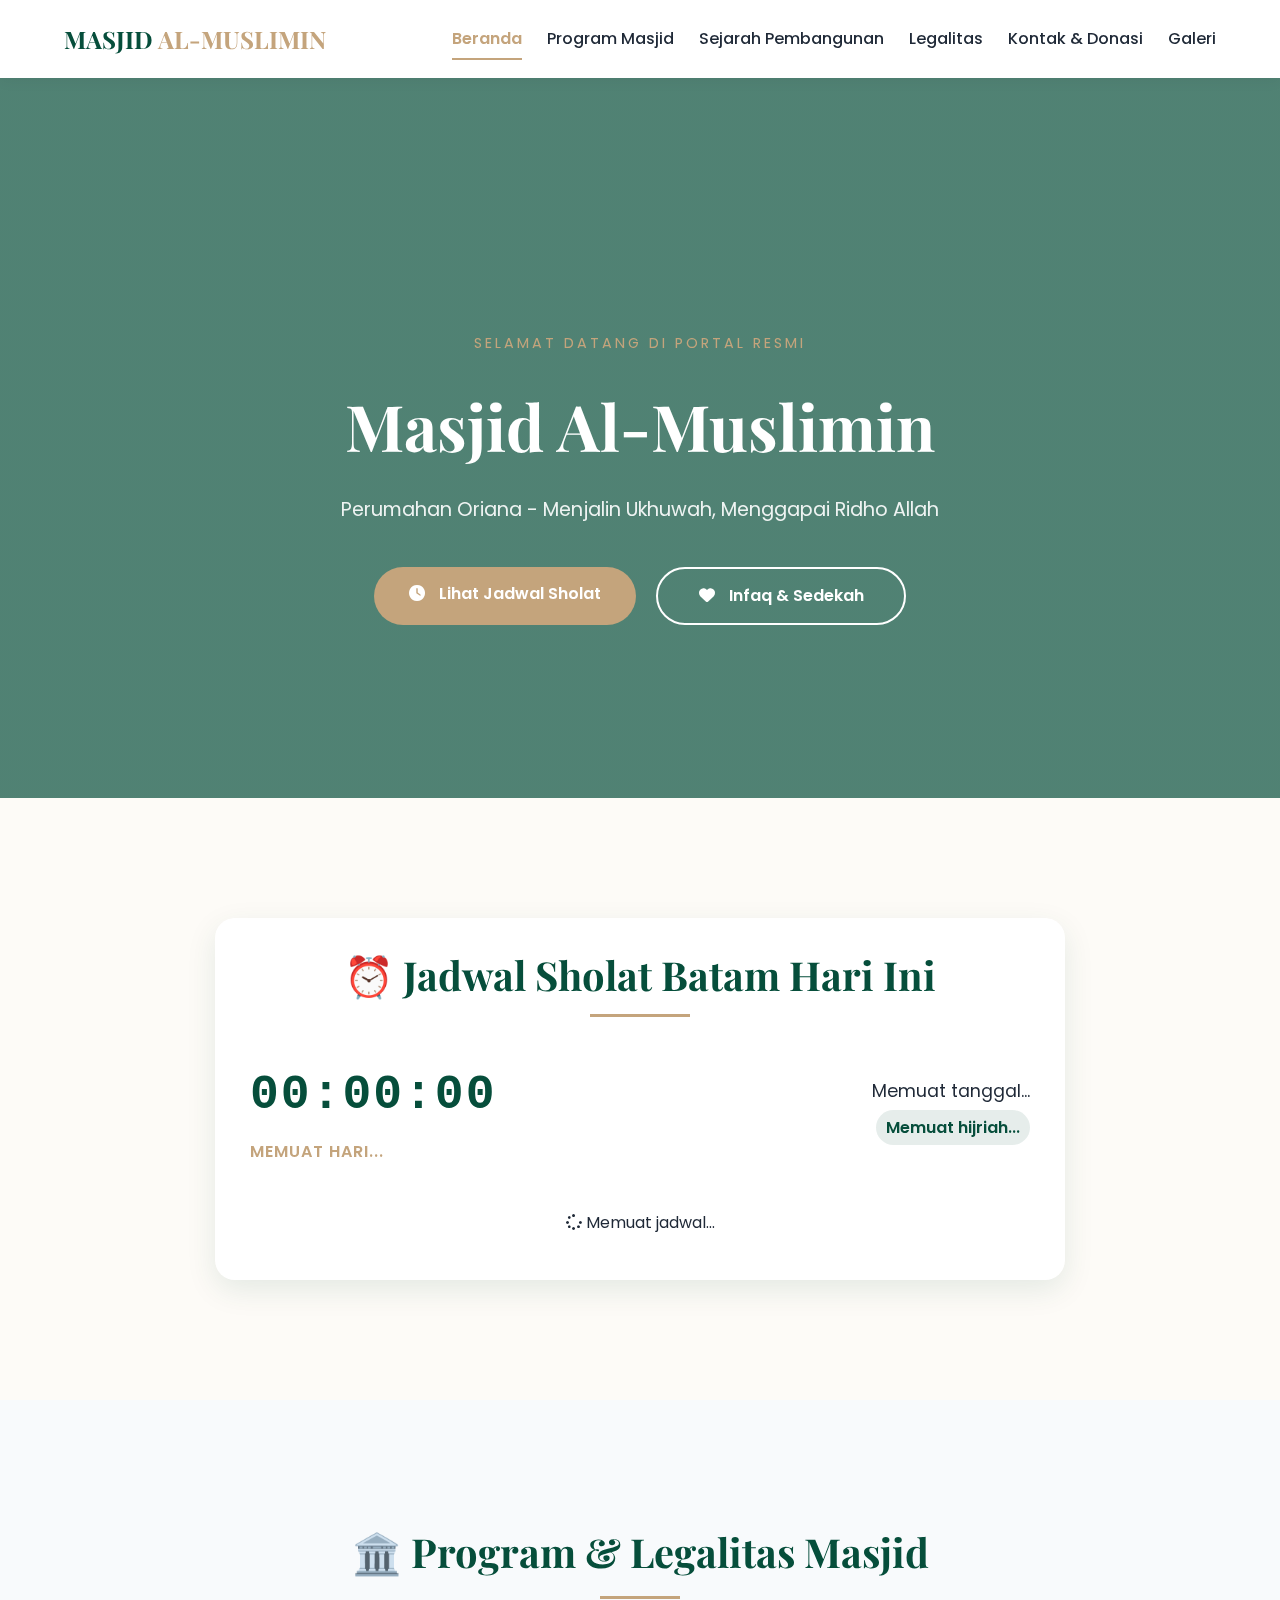
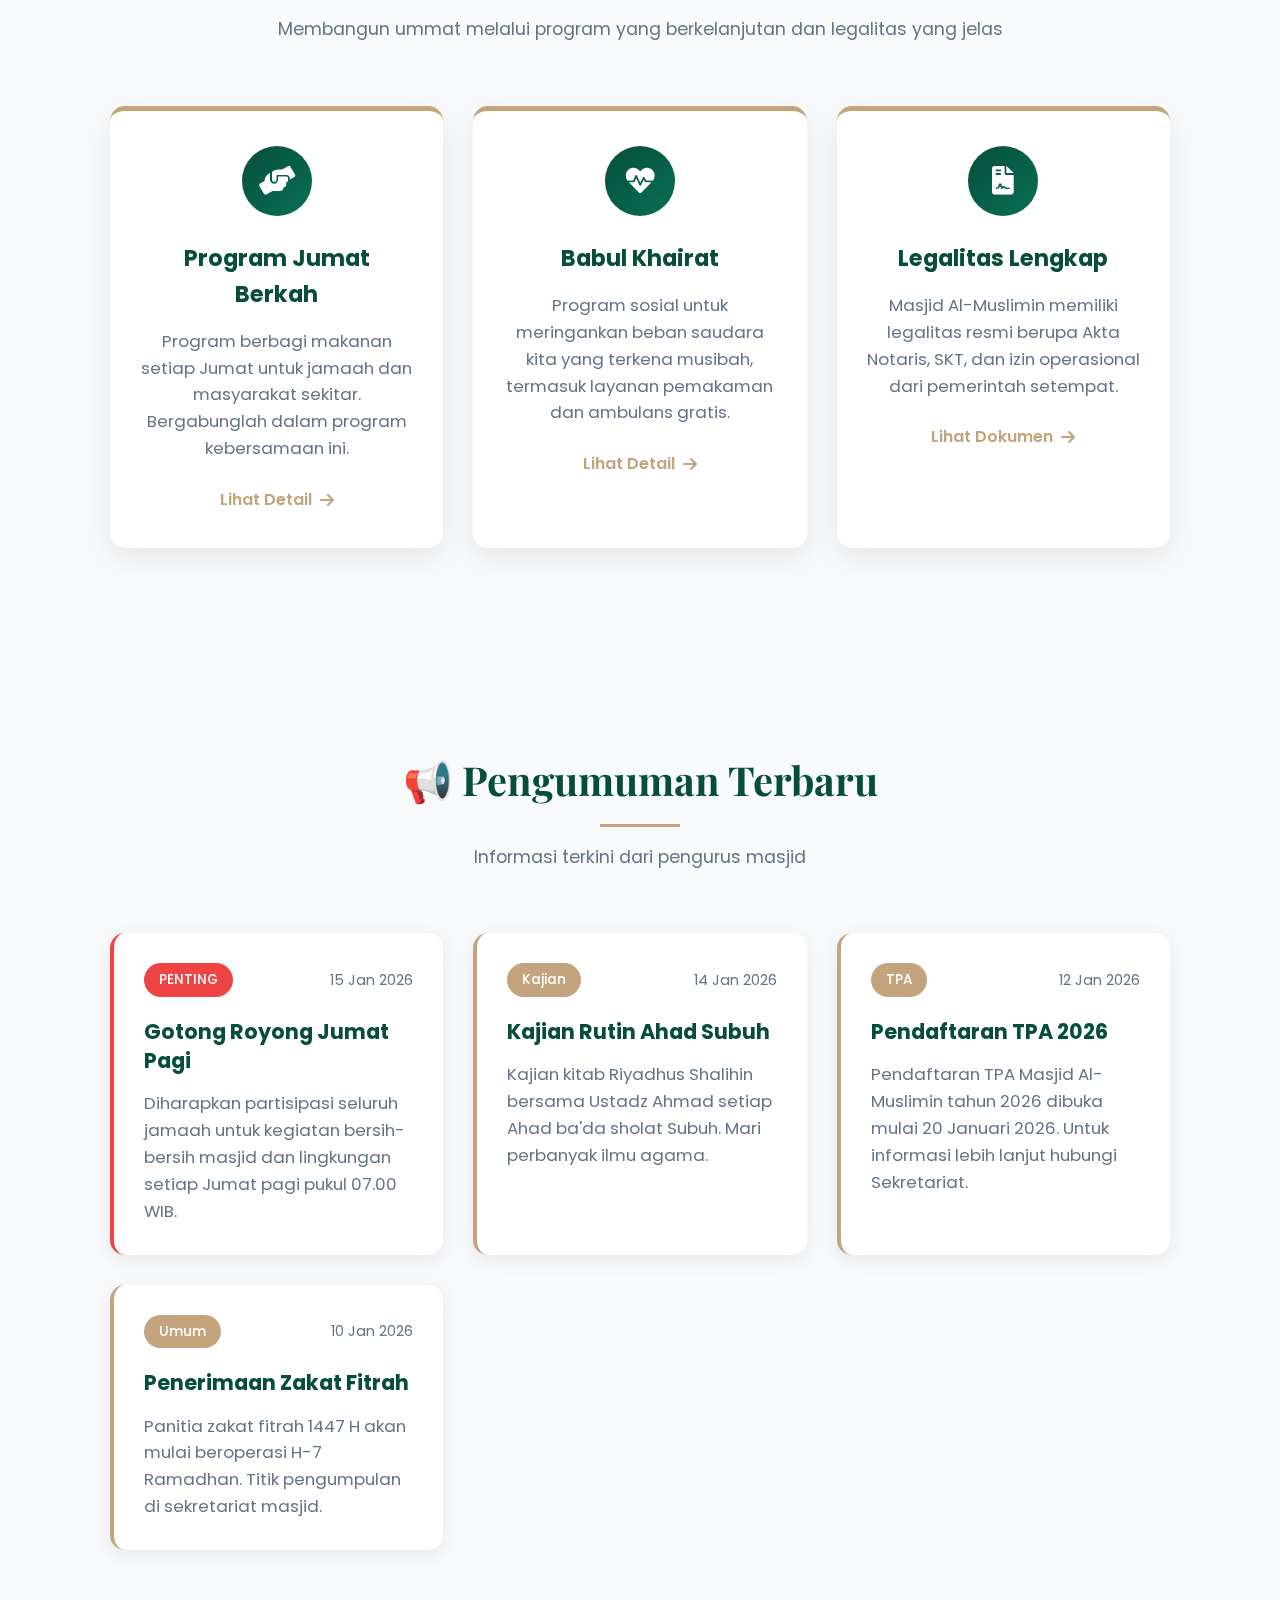
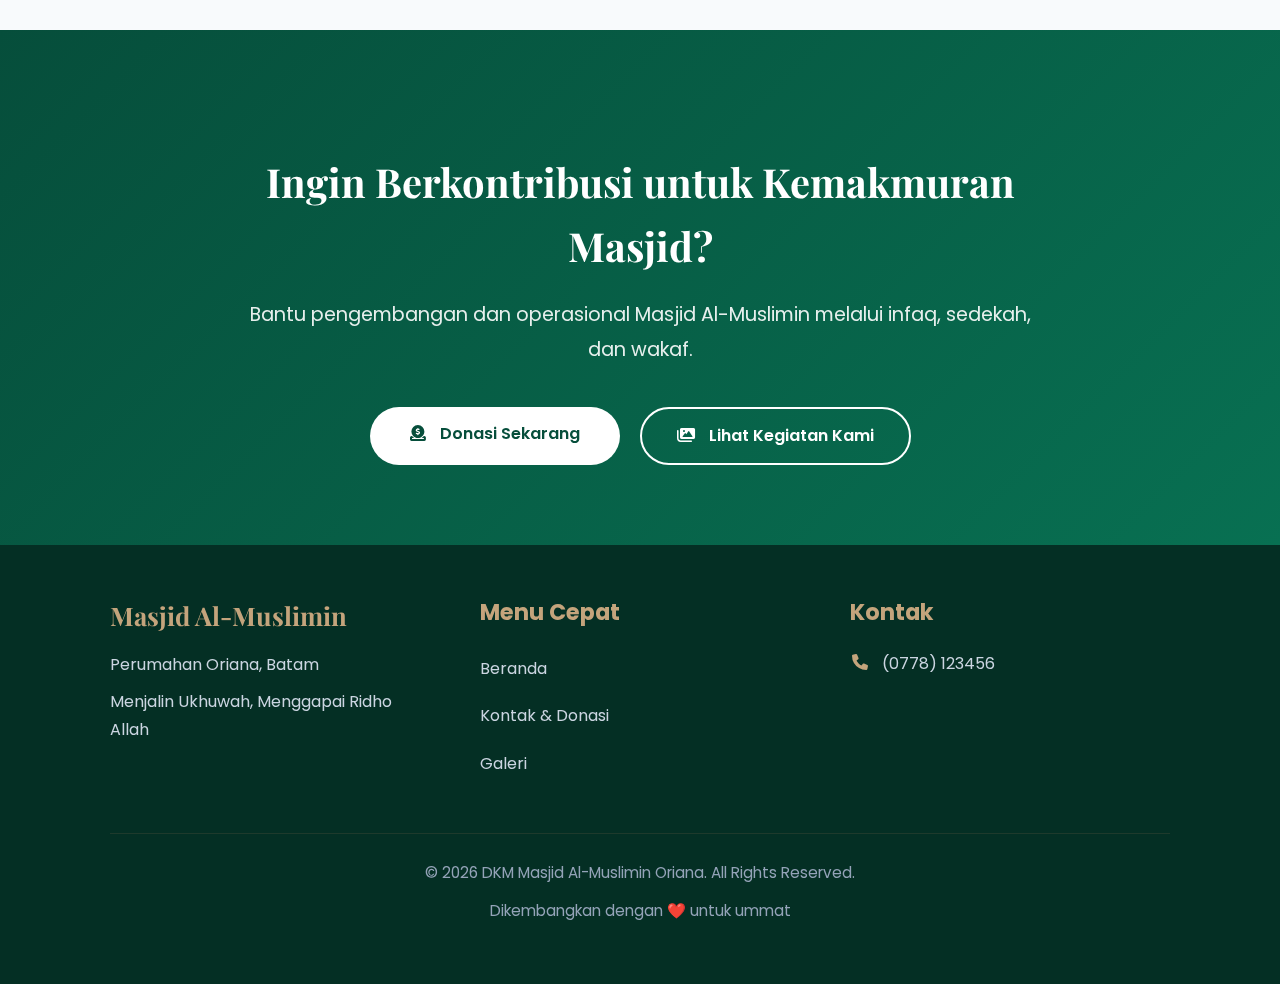
<file: index.html>
<!DOCTYPE html>
<html lang="id">

<head>
    <meta charset="UTF-8">
    <meta name="viewport" content="width=device-width, initial-scale=1.0">
    <title>Masjid Al-Muslimin - Beranda</title>
    <link
        href="https://fonts.googleapis.com/css2?family=Playfair+Display:wght@700&family=Poppins:wght@300;400;600&display=swap"
        rel="stylesheet">
    <link rel="stylesheet" href="https://cdnjs.cloudflare.com/ajax/libs/font-awesome/6.0.0/css/all.min.css">
    <link rel="stylesheet" href="assets/css/style.css">
    <link rel="icon" href="assets/images/logo.png" type="image/png">
</head>

<body>
    <nav class="navbar">
        <div class="logo">MASJID <span>AL-MUSLIMIN</span></div>
        <ul class="nav-links">
            <li><a href="index.html" class="active">Beranda</a></li>
            <li><a href="program.html">Program Masjid</a></li>
            <li><a href="sejarah.html">Sejarah Pembangunan</a></li>
            <li><a href="legalitas.html">Legalitas</a></li>
            <li><a href="kontak-donasi.html">Kontak & Donasi</a></li>
            <li><a href="galeri.html">Galeri</a></li>
        </ul>
        <div class="mobile-menu-btn">
            <i class="fas fa-bars"></i>
        </div>
    </nav>

    <header id="home" class="hero">
        <div class="hero-content">
            <span class="sub-title">Selamat Datang di Portal Resmi</span>
            <h1>Masjid Al-Muslimin</h1>
            <p>Perumahan Oriana - Menjalin Ukhuwah, Menggapai Ridho Allah</p>
            <div class="hero-buttons">
                <a href="#jadwal" class="btn-primary">
                    <i class="fas fa-clock"></i> Lihat Jadwal Sholat
                </a>
                <a href="kontak-donasi.html" class="btn-secondary">
                    <i class="fas fa-heart"></i> Infaq & Sedekah
                </a>
            </div>
        </div>
    </header>

    <section id="jadwal" class="section">
        <div class="container">
            <div class="prayer-widget">
                <div class="prayer-header">
                    <h2>⏰ Jadwal Sholat Batam Hari Ini</h2>
                </div>
                <div class="time-info">
                    <div class="live-time">
                        <h3 id="realtime-clock">00:00:00</h3>
                        <p id="hari-ini">Memuat hari...</p>
                    </div>
                    <div class="date-display">
                        <p class="gregorian" id="tanggal-masehi">Memuat tanggal...</p>
                        <p class="hijri" id="tanggal-hijri">Memuat hijriah...</p>
                    </div>
                </div>
                <div class="prayer-grid" id="jadwal-container">
                    <div class="loading" style="grid-column: 1/-1; text-align: center; padding: 20px;">
                        <i class="fas fa-spinner fa-spin"></i> Memuat jadwal...
                    </div>
                </div>
            </div>
        </div>
    </section>
    <section id="program-singkat" class="section light-bg">
        <div class="container">
            <div class="section-title">
                <h2>🏛️ Program & Legalitas Masjid</h2>
                <p class="section-subtitle">Membangun ummat melalui program yang berkelanjutan dan legalitas yang jelas
                </p>
            </div>

            <div class="program-overview-grid">
                <div class="program-overview-card">
                    <div class="program-icon">
                        <i class="fas fa-hands-helping"></i>
                    </div>
                    <h3>Program Jumat Berkah</h3>
                    <p>Program berbagi makanan setiap Jumat untuk jamaah dan masyarakat sekitar. Bergabunglah dalam
                        program kebersamaan ini.</p>
                    <a href="program.html#jumat-berkah" class="program-link">
                        Lihat Detail <i class="fas fa-arrow-right"></i>
                    </a>
                </div>

                <div class="program-overview-card">
                    <div class="program-icon">
                        <i class="fas fa-heartbeat"></i>
                    </div>
                    <h3>Babul Khairat</h3>
                    <p>Program sosial untuk meringankan beban saudara kita yang terkena musibah, termasuk layanan
                        pemakaman dan ambulans gratis.</p>
                    <a href="program.html#babul-khairat" class="program-link">
                        Lihat Detail <i class="fas fa-arrow-right"></i>
                    </a>
                </div>

                <div class="program-overview-card">
                    <div class="program-icon">
                        <i class="fas fa-file-contract"></i>
                    </div>
                    <h3>Legalitas Lengkap</h3>
                    <p>Masjid Al-Muslimin memiliki legalitas resmi berupa Akta Notaris, SKT, dan izin operasional dari
                        pemerintah setempat.</p>
                    <a href="legalitas.html" class="program-link">
                        Lihat Dokumen <i class="fas fa-arrow-right"></i>
                    </a>
                </div>
            </div>
        </div>
    </section>
    <section id="pengumuman" class="section light-bg">
        <div class="container">
            <div class="section-title">
                <h2>📢 Pengumuman Terbaru</h2>
                <p class="section-subtitle">Informasi terkini dari pengurus masjid</p>
            </div>

            <div class="announcement-grid">
                <div class="announcement-card urgent">
                    <div class="announcement-header">
                        <span class="badge">PENTING</span>
                        <span class="date">15 Jan 2026</span>
                    </div>
                    <h3>Gotong Royong Jumat Pagi</h3>
                    <p>Diharapkan partisipasi seluruh jamaah untuk kegiatan bersih-bersih masjid dan lingkungan setiap
                        Jumat pagi pukul 07.00 WIB.</p>
                </div>

                <div class="announcement-card">
                    <div class="announcement-header">
                        <span class="badge">Kajian</span>
                        <span class="date">14 Jan 2026</span>
                    </div>
                    <h3>Kajian Rutin Ahad Subuh</h3>
                    <p>Kajian kitab Riyadhus Shalihin bersama Ustadz Ahmad setiap Ahad ba'da sholat Subuh. Mari
                        perbanyak ilmu agama.</p>
                </div>

                <div class="announcement-card">
                    <div class="announcement-header">
                        <span class="badge">TPA</span>
                        <span class="date">12 Jan 2026</span>
                    </div>
                    <h3>Pendaftaran TPA 2026</h3>
                    <p>Pendaftaran TPA Masjid Al-Muslimin tahun 2026 dibuka mulai 20 Januari 2026. Untuk informasi lebih
                        lanjut hubungi Sekretariat.</p>
                </div>

                <div class="announcement-card">
                    <div class="announcement-header">
                        <span class="badge">Umum</span>
                        <span class="date">10 Jan 2026</span>
                    </div>
                    <h3>Penerimaan Zakat Fitrah</h3>
                    <p>Panitia zakat fitrah 1447 H akan mulai beroperasi H-7 Ramadhan. Titik pengumpulan di sekretariat
                        masjid.</p>
                </div>
            </div>
        </div>
    </section>

    <section class="section cta-section">
        <div class="container">
            <div class="cta-content">
                <h2>Ingin Berkontribusi untuk Kemakmuran Masjid?</h2>
                <p>Bantu pengembangan dan operasional Masjid Al-Muslimin melalui infaq, sedekah, dan wakaf.</p>
                <div class="cta-buttons">
                    <a href="kontak-donasi.html" class="btn-primary">
                        <i class="fas fa-donate"></i> Donasi Sekarang
                    </a>
                    <a href="galeri.html" class="btn-secondary">
                        <i class="fas fa-images"></i> Lihat Kegiatan Kami
                    </a>
                </div>
            </div>
        </div>
    </section>

    <footer>
        <div class="container">
            <div class="footer-content">
                <div class="footer-info">
                    <h3>Masjid Al-Muslimin</h3>
                    <p>Perumahan Oriana, Batam</p>
                    <p>Menjalin Ukhuwah, Menggapai Ridho Allah</p>
                </div>
                <div class="footer-links">
                    <h4>Menu Cepat</h4>
                    <a href="index.html">Beranda</a>
                    <a href="kontak-donasi.html">Kontak & Donasi</a>
                    <a href="galeri.html">Galeri</a>
                </div>
                <div class="footer-contact">
                    <h4>Kontak</h4>
                    <p><i class="fas fa-phone"></i> (0778) 123456</p>
                </div>
            </div>
            <div class="footer-bottom">
                <p>© 2026 DKM Masjid Al-Muslimin Oriana. All Rights Reserved.</p>
                <p>Dikembangkan dengan ❤️ untuk ummat</p>
            </div>
        </div>
    </footer>

    <script src="assets/js/app.js"></script>
</body>

</html>
</file>
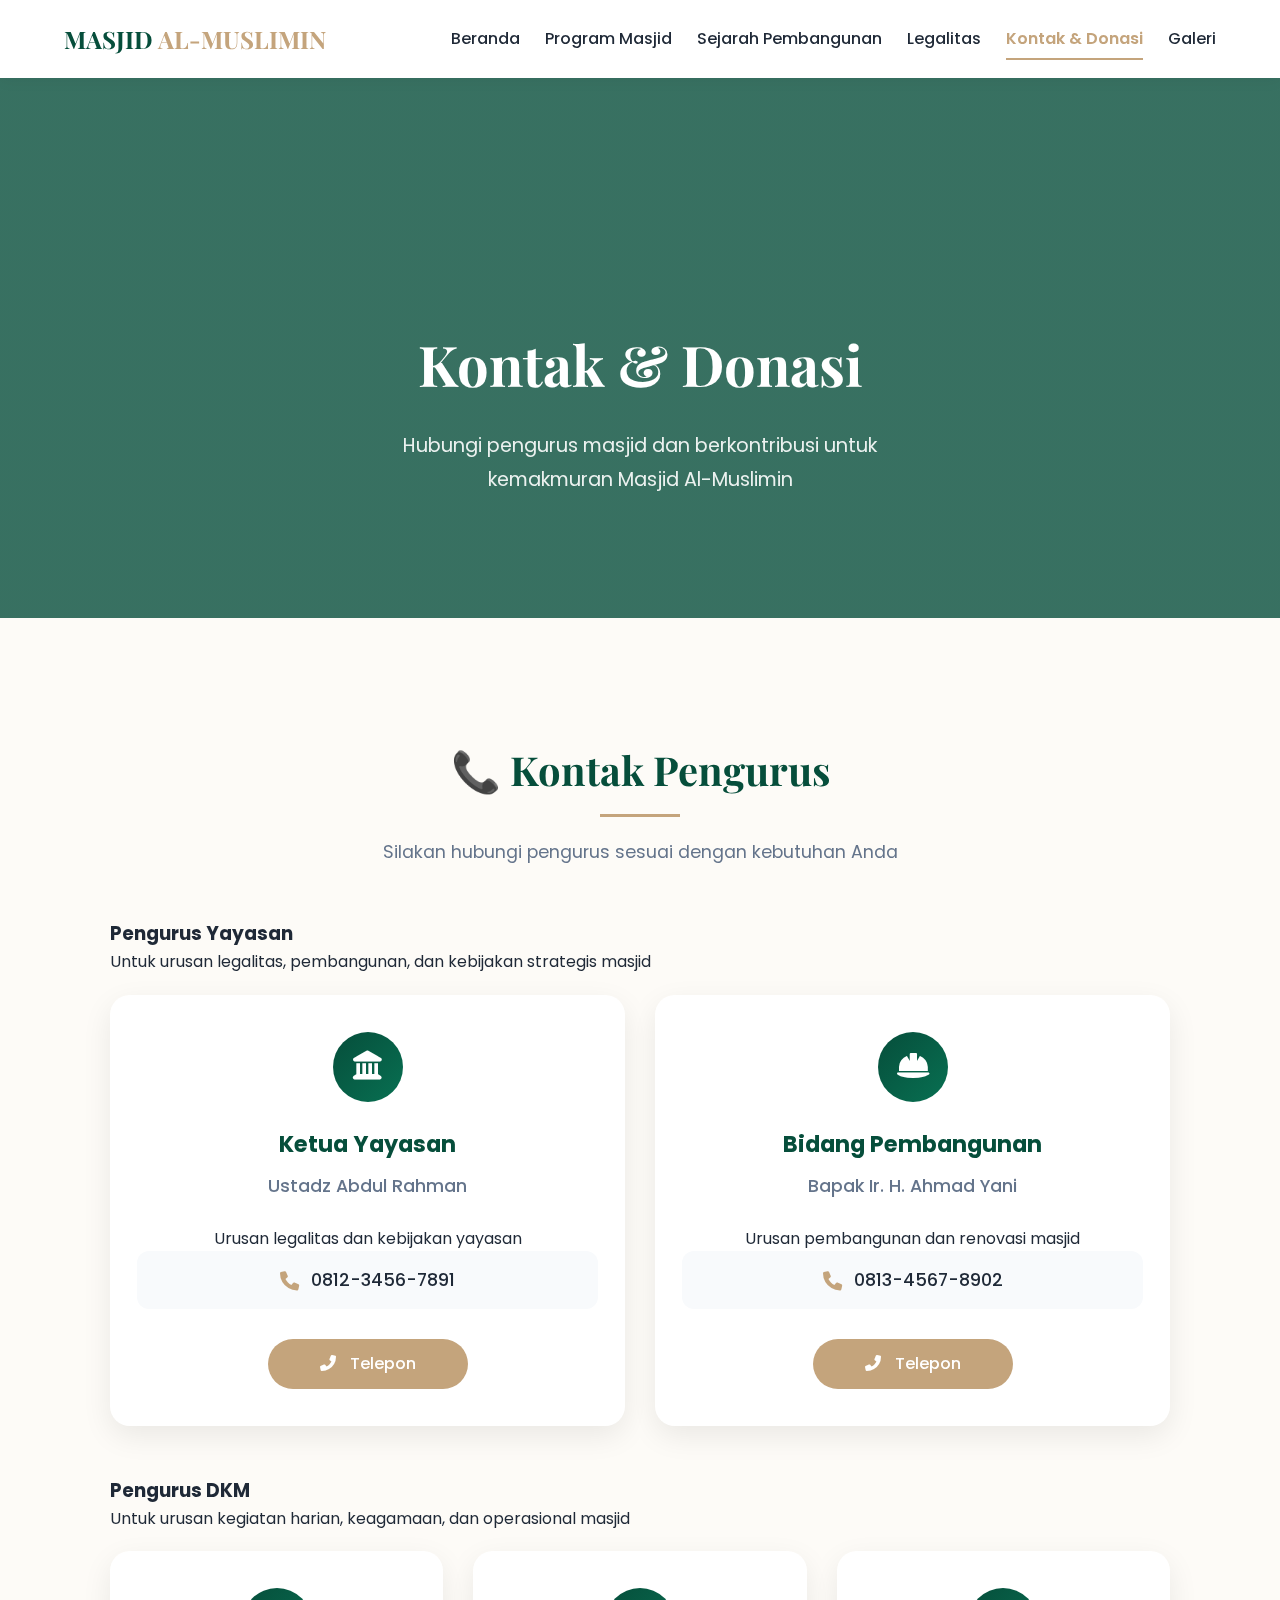
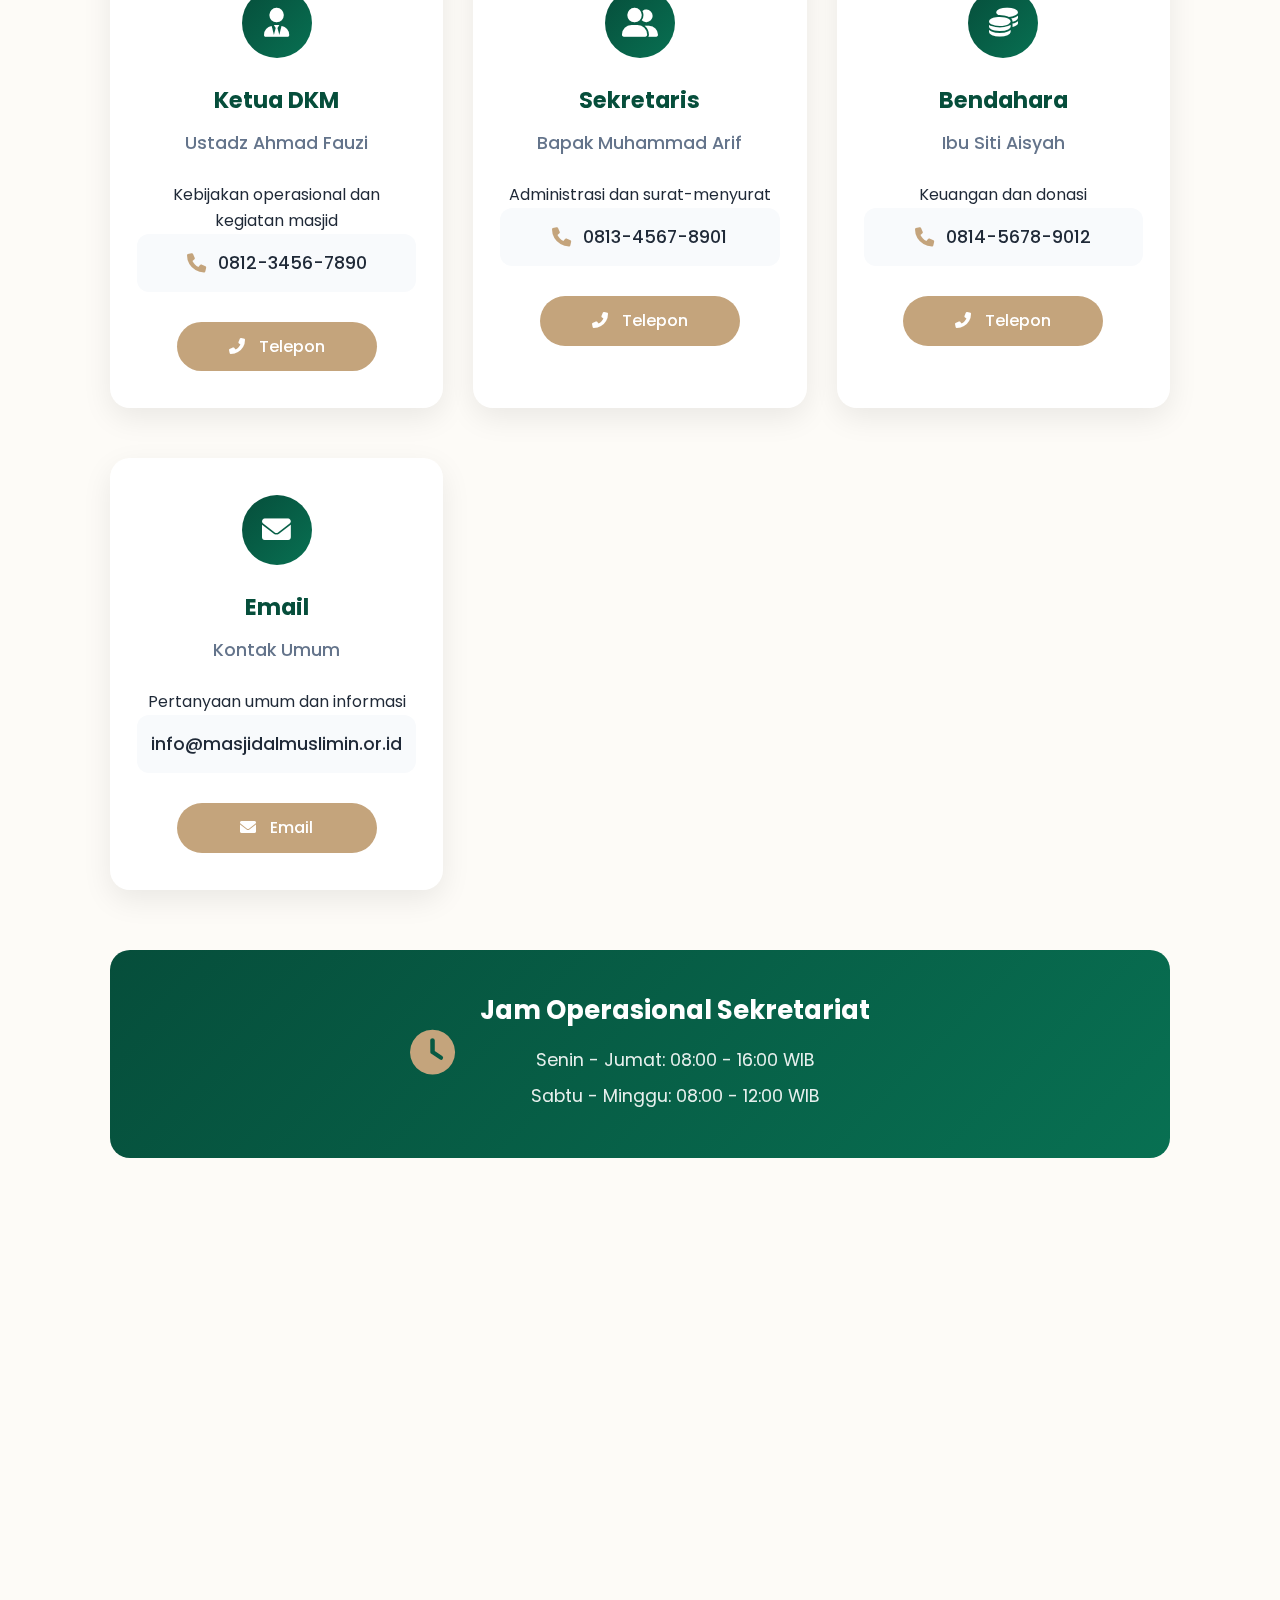
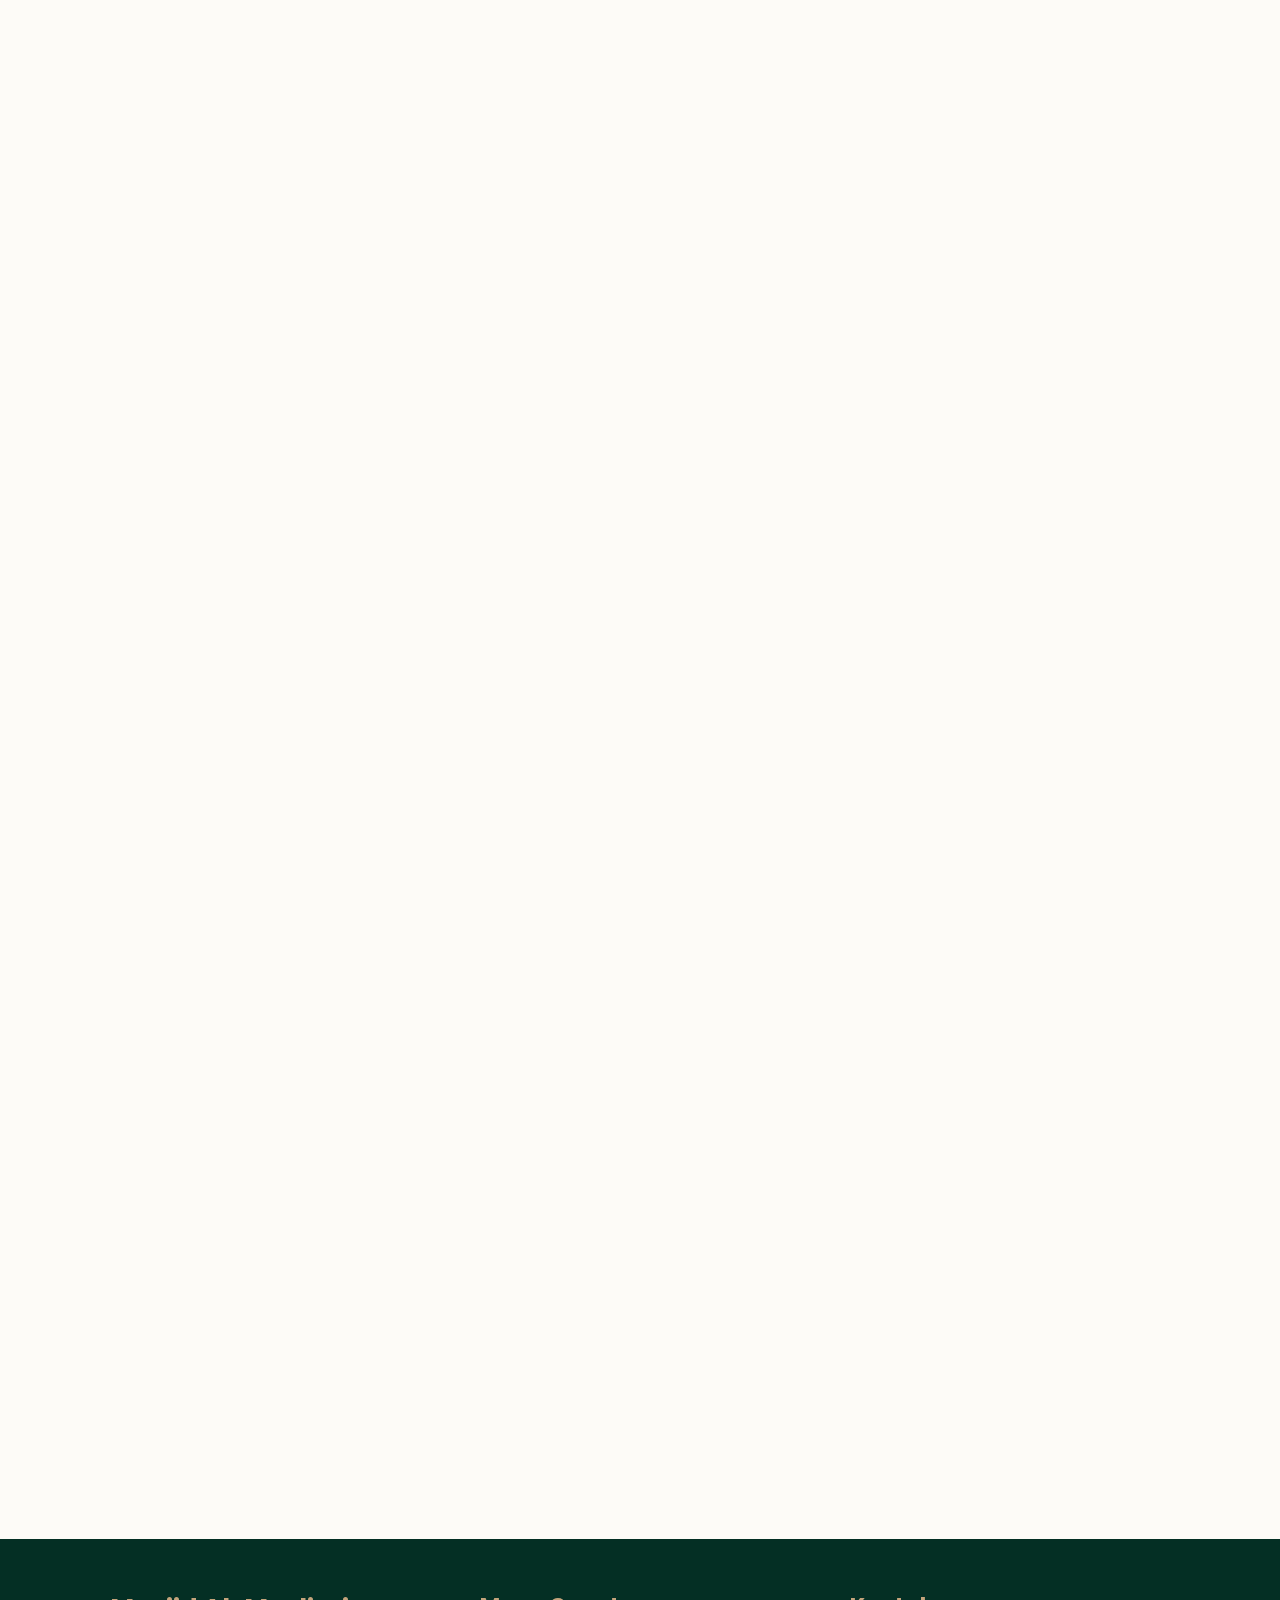
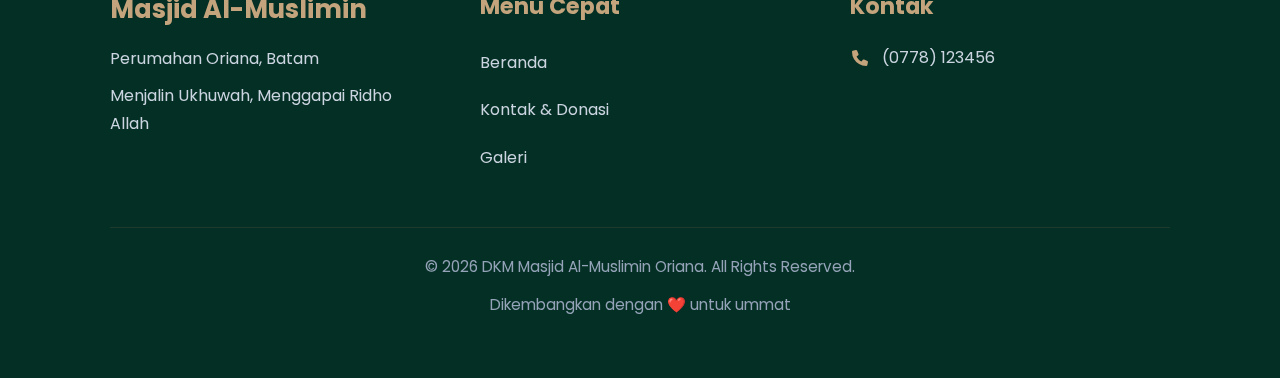
<file: kontak-donasi.html>
<!DOCTYPE html>
<html lang="id">

<head>
    <meta charset="UTF-8">
    <meta name="viewport" content="width=device-width, initial-scale=1.0">
    <title>Kontak & Donasi - Masjid Al-Muslimin</title>
    <link
        href="https://fonts.googleapis.com/css2?family=Playfair+Display:wght@700&family=Poppins:wght@300;400;600&display=swap"
        rel="stylesheet">
    <link rel="stylesheet" href="https://cdnjs.cloudflare.com/ajax/libs/font-awesome/6.0.0/css/all.min.css">
    <link rel="stylesheet" href="assets/css/kontak-donasi.css">
    <link rel="icon" href="assets/images/logo.png" type="image/png">
</head>

<body>
    <nav class="navbar">
        <div class="logo">MASJID <span>AL-MUSLIMIN</span></div>
        <ul class="nav-links">
            <li><a href="index.html">Beranda</a></li>
            <li><a href="program.html">Program Masjid</a></li>
            <li><a href="sejarah.html">Sejarah Pembangunan</a></li>
            <li><a href="legalitas.html">Legalitas</a></li>
            <li><a href="kontak-donasi.html" class="active">Kontak & Donasi</a></li>
            <li><a href="galeri.html">Galeri</a></li>
        </ul>
        <div class="mobile-menu-btn">
            <i class="fas fa-bars"></i>
        </div>
    </nav>

    <header class="page-hero">
        <div class="hero-content">
            <h1>Kontak & Donasi</h1>
            <p>Hubungi pengurus masjid dan berkontribusi untuk kemakmuran Masjid Al-Muslimin</p>
        </div>
    </header>

    <section id="kontak" class="section">
        <div class="container">
            <div class="section-title">
                <h2>📞 Kontak Pengurus</h2>
                <p class="section-subtitle">Silakan hubungi pengurus sesuai dengan kebutuhan Anda</p>
            </div>

            <!-- Pengurus Yayasan -->
            <div class="contact-category">
                <h3 class="category-title">Pengurus Yayasan</h3>
                <p class="category-description">Untuk urusan legalitas, pembangunan, dan kebijakan strategis masjid</p>

                <div class="contact-grid">
                    <div class="contact-card">
                        <div class="contact-icon">
                            <i class="fas fa-landmark"></i>
                        </div>
                        <h3>Ketua Yayasan</h3>
                        <p class="contact-name">Ustadz Abdul Rahman</p>
                        <p class="contact-job">Urusan legalitas dan kebijakan yayasan</p>
                        <div class="contact-info">
                            <i class="fas fa-phone"></i>
                            <span>0812-3456-7891</span>
                        </div>
                        <a href="tel:+6281234567891" class="contact-btn">
                            <i class="fas fa-phone-alt"></i> Telepon
                        </a>
                    </div>

                    <div class="contact-card">
                        <div class="contact-icon">
                            <i class="fas fa-hard-hat"></i>
                        </div>
                        <h3>Bidang Pembangunan</h3>
                        <p class="contact-name">Bapak Ir. H. Ahmad Yani</p>
                        <p class="contact-job">Urusan pembangunan dan renovasi masjid</p>
                        <div class="contact-info">
                            <i class="fas fa-phone"></i>
                            <span>0813-4567-8902</span>
                        </div>
                        <a href="tel:+6281345678902" class="contact-btn">
                            <i class="fas fa-phone-alt"></i> Telepon
                        </a>
                    </div>
                </div>
            </div>

            <!-- Pengurus DKM -->
            <div class="contact-category">
                <h3 class="category-title">Pengurus DKM</h3>
                <p class="category-description">Untuk urusan kegiatan harian, keagamaan, dan operasional masjid</p>

                <div class="contact-grid">
                    <div class="contact-card">
                        <div class="contact-icon">
                            <i class="fas fa-user-tie"></i>
                        </div>
                        <h3>Ketua DKM</h3>
                        <p class="contact-name">Ustadz Ahmad Fauzi</p>
                        <p class="contact-job">Kebijakan operasional dan kegiatan masjid</p>
                        <div class="contact-info">
                            <i class="fas fa-phone"></i>
                            <span>0812-3456-7890</span>
                        </div>
                        <a href="tel:+6281234567890" class="contact-btn">
                            <i class="fas fa-phone-alt"></i> Telepon
                        </a>
                    </div>

                    <div class="contact-card">
                        <div class="contact-icon">
                            <i class="fas fa-user-friends"></i>
                        </div>
                        <h3>Sekretaris</h3>
                        <p class="contact-name">Bapak Muhammad Arif</p>
                        <p class="contact-job">Administrasi dan surat-menyurat</p>
                        <div class="contact-info">
                            <i class="fas fa-phone"></i>
                            <span>0813-4567-8901</span>
                        </div>
                        <a href="tel:+6281345678901" class="contact-btn">
                            <i class="fas fa-phone-alt"></i> Telepon
                        </a>
                    </div>

                    <div class="contact-card">
                        <div class="contact-icon">
                            <i class="fas fa-coins"></i>
                        </div>
                        <h3>Bendahara</h3>
                        <p class="contact-name">Ibu Siti Aisyah</p>
                        <p class="contact-job">Keuangan dan donasi</p>
                        <div class="contact-info">
                            <i class="fas fa-phone"></i>
                            <span>0814-5678-9012</span>
                        </div>
                        <a href="tel:+6281456789012" class="contact-btn">
                            <i class="fas fa-phone-alt"></i> Telepon
                        </a>
                    </div>

                    <div class="contact-card">
                        <div class="contact-icon">
                            <i class="fas fa-envelope"></i>
                        </div>
                        <h3>Email</h3>
                        <p class="contact-name">Kontak Umum</p>
                        <p class="contact-job">Pertanyaan umum dan informasi</p>
                        <div class="contact-info">
                            <span>info@masjidalmuslimin.or.id</span>
                        </div>
                        <a href="mailto:info@masjidalmuslimin.or.id" class="contact-btn">
                            <i class="fas fa-envelope"></i> Email
                        </a>
                    </div>
                </div>
            </div>

            <div class="contact-schedule">
                <div class="schedule-card">
                    <i class="fas fa-clock"></i>
                    <div>
                        <h4>Jam Operasional Sekretariat</h4>
                        <p>Senin - Jumat: 08:00 - 16:00 WIB</p>
                        <p>Sabtu - Minggu: 08:00 - 12:00 WIB</p>
                    </div>
                </div>
            </div>
        </div>
    </section>

    <section id="donasi" class="section light-bg">
        <div class="container">
            <div class="section-title">
                <h2>💰 Infaq & Sedekah</h2>
                <p class="section-subtitle">Salurkan donasi Anda melalui rekening resmi masjid</p>
            </div>

            <div class="donation-grid">
                <div class="donation-card">
                    <div class="bank-info">
                        <div class="bank-logo">
                            <i class="fas fa-university"></i>
                        </div>
                        <div class="bank-details">
                            <h3>Bank BCA</h3>
                            <p class="account-number">1234 5678 9012</p>
                            <p class="account-name">a.n. Masjid Al-Muslimin</p>
                        </div>
                    </div>
                    <button class="copy-btn" data-text="123456789012">
                        <i class="far fa-copy"></i> Salin No. Rekening
                    </button>
                </div>

                <div class="donation-card">
                    <div class="bank-info">
                        <div class="bank-logo">
                            <i class="fas fa-mobile-alt"></i>
                        </div>
                        <div class="bank-details">
                            <h3>GoPay / OVO</h3>
                            <p class="account-number">0812-3456-7890</p>
                            <p class="account-name">a.n. Masjid Al-Muslimin</p>
                        </div>
                    </div>
                    <button class="copy-btn" data-text="081234567890">
                        <i class="far fa-copy"></i> Salin No. Telepon
                    </button>
                </div>

                <div class="donation-card">
                    <div class="bank-info">
                        <div class="bank-logo">
                            <i class="fas fa-qrcode"></i>
                        </div>
                        <div class="bank-details">
                            <h3>QRIS</h3>
                            <p class="account-number">Scan QR Code</p>
                            <p class="account-name">Pembayaran Multi Bank</p>
                        </div>
                    </div>
                    <button class="qr-btn">
                        <i class="fas fa-expand"></i> Tampilkan QR
                    </button>
                </div>
            </div>

            <div class="donation-info">
                <h3>Informasi Penting:</h3>
                <ul>
                    <li>Donasi akan digunakan untuk operasional, pembangunan, dan kegiatan masjid</li>
                    <li>Konfirmasi donasi dapat dikirim via WhatsApp ke bendahara (0814-5678-9012)</li>
                    <li>Laporan keuangan tersedia di sekretariat masjid setiap bulan</li>
                    <li>Semua donasi dapat dikurangkan dari pajak (sesuai ketentuan yang berlaku)</li>
                </ul>
            </div>
        </div>
    </section>

    <section id="lokasi" class="section">
        <div class="container">
            <div class="section-title">
                <h2>📍 Lokasi Masjid</h2>
                <p class="section-subtitle">Kunjungi langsung Masjid Al-Muslimin</p>
            </div>
            <div class="map-wrapper">
                <iframe
                    src="https://www.google.com/maps/embed?pb=!1m18!1m12!1m3!1d8900.890268502704!2d104.04185601876956!3d1.1480411229059013!2m3!1f0!2f0!3f0!3m2!1i1024!2i768!4f13.1!3m3!1m2!1s0x31d9890050179309%3A0xec44eacc7e0771da!2sMasjid%20Al%20Muslimin!5e0!3m2!1sid!2sid!4v1769865210574!5m2!1sid!2sid"
                    allowfullscreen loading="lazy" referrerpolicy="no-referrer-when-downgrade"></iframe>
            </div>
        </div>
    </section>

    <footer>
        <div class="container">
            <div class="footer-content">
                <div class="footer-info">
                    <h3>Masjid Al-Muslimin</h3>
                    <p>Perumahan Oriana, Batam</p>
                    <p>Menjalin Ukhuwah, Menggapai Ridho Allah</p>
                </div>
                <div class="footer-links">
                    <h4>Menu Cepat</h4>
                    <a href="index.html">Beranda</a>
                    <a href="kontak-donasi.html">Kontak & Donasi</a>
                    <a href="galeri.html">Galeri</a>
                </div>
                <div class="footer-contact">
                    <h4>Kontak</h4>
                    <p><i class="fas fa-phone"></i> (0778) 123456</p>
                </div>
            </div>
            <div class="footer-bottom">
                <p>© 2026 DKM Masjid Al-Muslimin Oriana. All Rights Reserved.</p>
                <p>Dikembangkan dengan ❤️ untuk ummat</p>
            </div>
        </div>
    </footer>

    <div id="qrModal" class="modal">
        <div class="modal-content">
            <span class="close-modal">&times;</span>
            <h3>QRIS Donasi Masjid Al-Muslimin</h3>
            <div class="qris-code">
                <!-- Ganti dengan URL gambar QR code statis yang sudah ada -->
                <img src="assets/images/bca.png" alt="QR Code Donasi">
            </div>
            <p>Scan QR Code di atas untuk donasi via berbagai bank dan e-wallet</p>
        </div>
    </div>

    <script src="assets/js/kontak-donasi.js"></script>
</body>

</html>
</file>
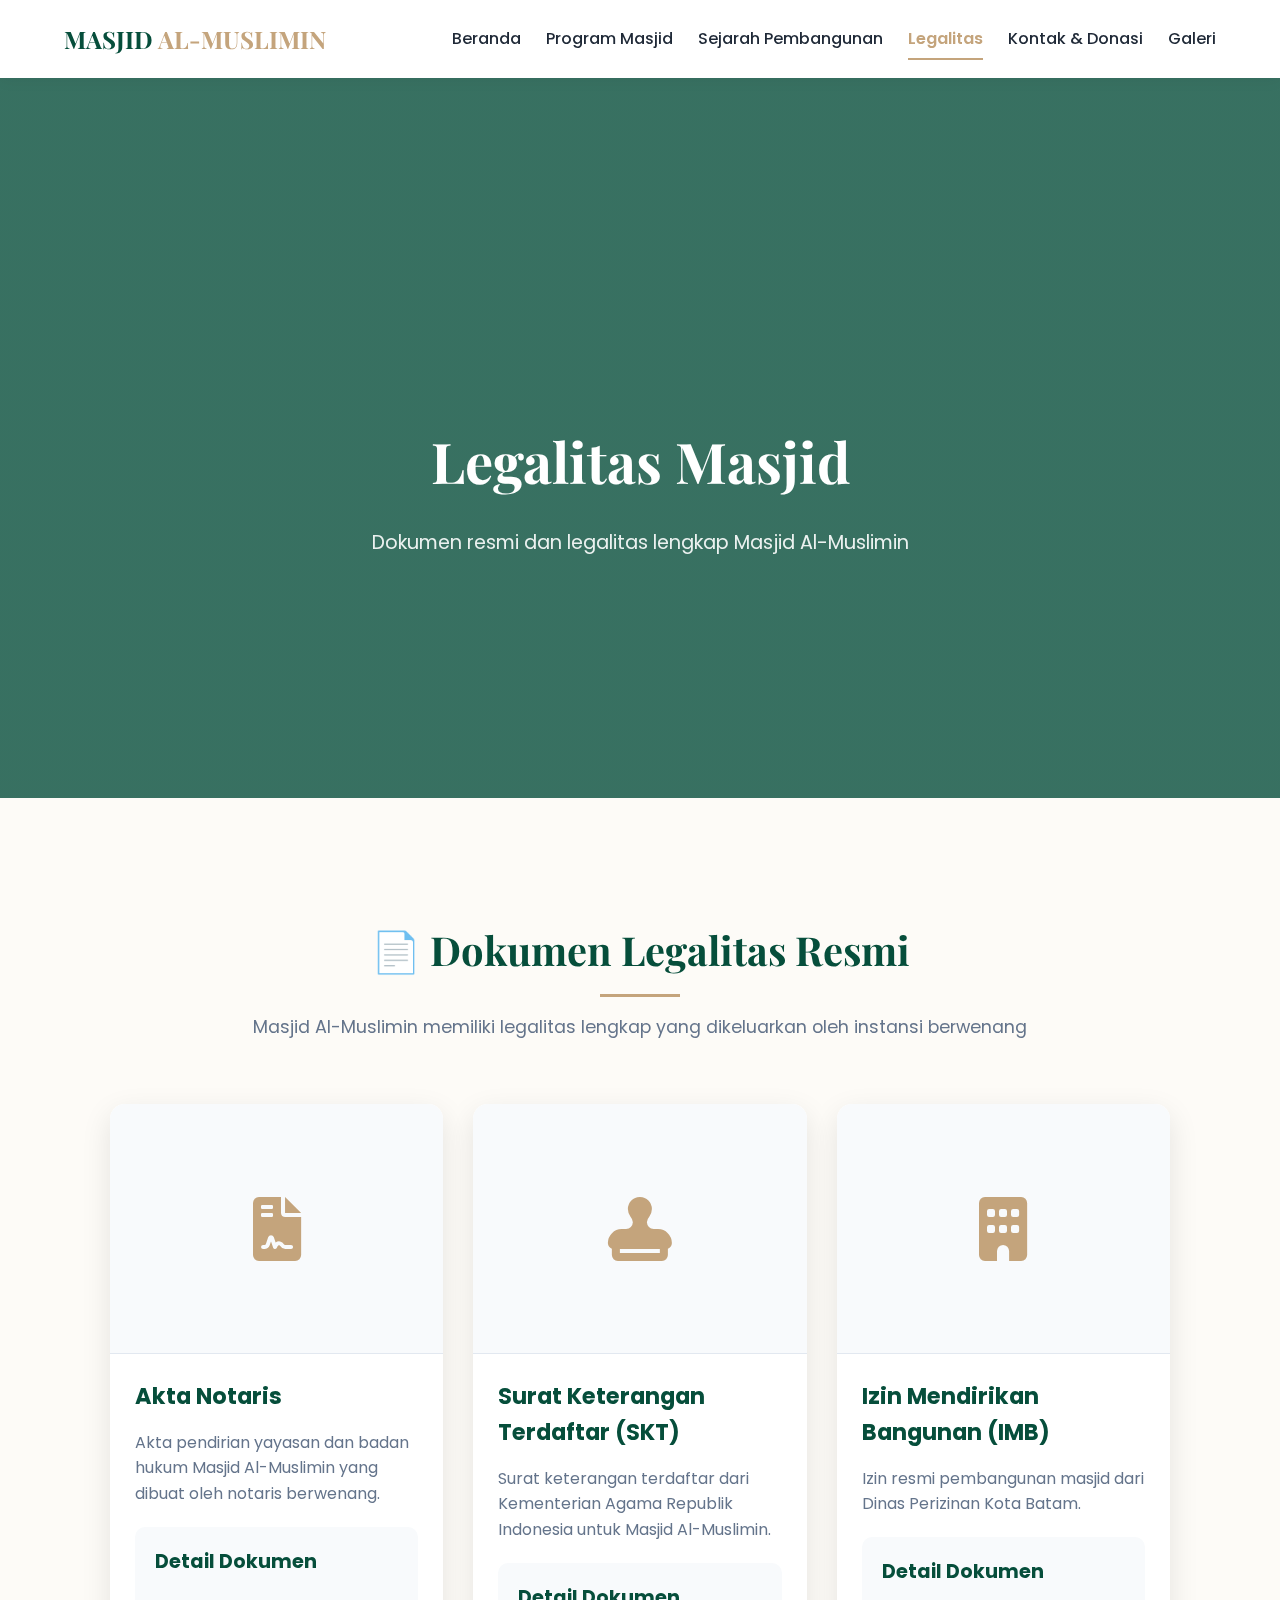
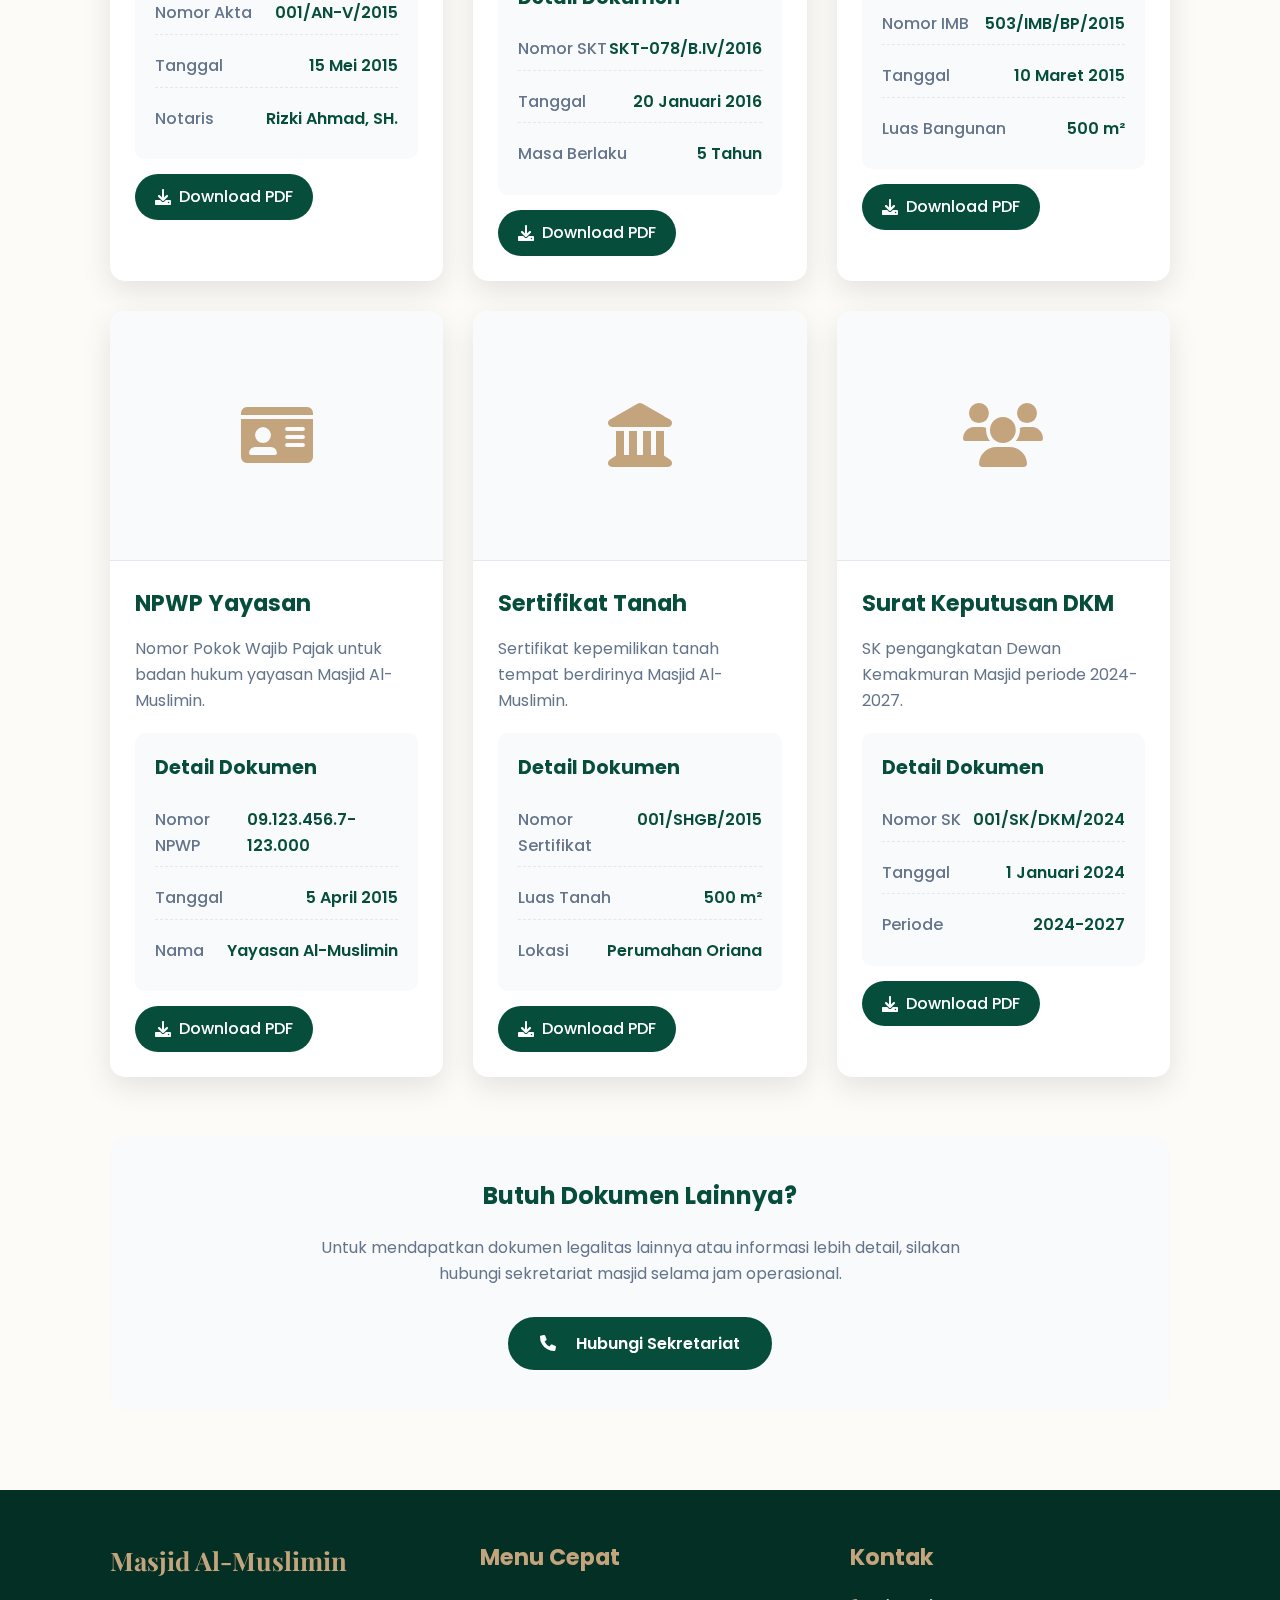
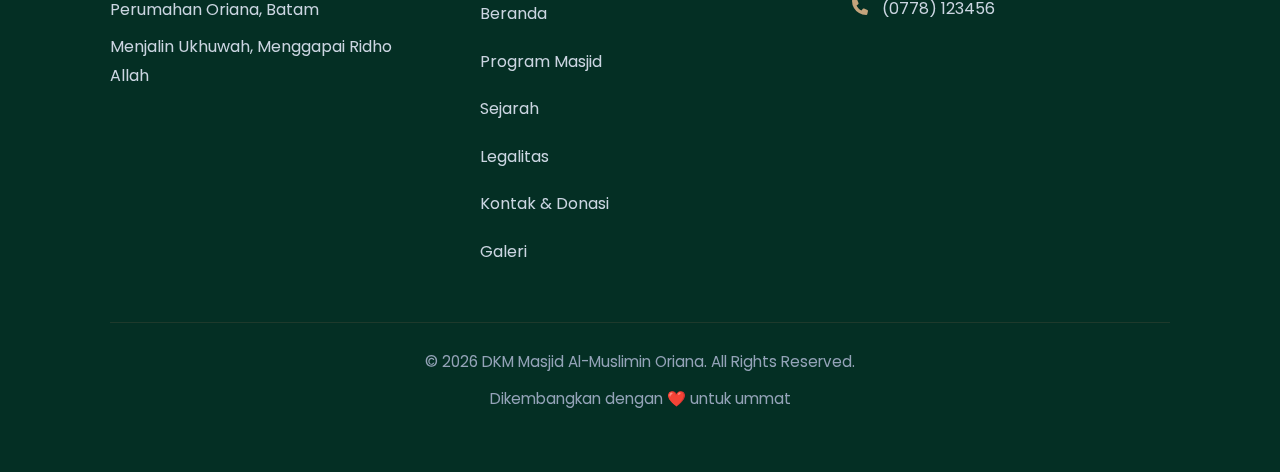
<file: legalitas.html>
<!DOCTYPE html>
<html lang="id">

<head>
    <meta charset="UTF-8">
    <meta name="viewport" content="width=device-width, initial-scale=1.0">
    <title>Legalitas - Masjid Al-Muslimin</title>
    <link
        href="https://fonts.googleapis.com/css2?family=Playfair+Display:wght@700&family=Poppins:wght@300;400;600&display=swap"
        rel="stylesheet">
    <link rel="stylesheet" href="https://cdnjs.cloudflare.com/ajax/libs/font-awesome/6.0.0/css/all.min.css">
    <link rel="stylesheet" href="assets/css/style.css">
    <link rel="stylesheet" href="assets/css/legalitas.css">
    <link rel="icon" href="assets/images/logo.png" type="image/png">
</head>

<body>
    <nav class="navbar">
        <div class="logo">MASJID <span>AL-MUSLIMIN</span></div>
        <ul class="nav-links">
            <li><a href="index.html">Beranda</a></li>
            <li><a href="program.html">Program Masjid</a></li>
            <li><a href="sejarah.html">Sejarah Pembangunan</a></li>
            <li><a href="legalitas.html" class="active">Legalitas</a></li>
            <li><a href="kontak-donasi.html">Kontak & Donasi</a></li>
            <li><a href="galeri.html">Galeri</a></li>
        </ul>
        <div class="mobile-menu-btn">
            <i class="fas fa-bars"></i>
        </div>
    </nav>

    <header class="page-hero">
        <div class="hero-content">
            <h1>Legalitas Masjid</h1>
            <p>Dokumen resmi dan legalitas lengkap Masjid Al-Muslimin</p>
        </div>
    </header>

    <section class="section">
        <div class="container">
            <div class="section-title">
                <h2>📄 Dokumen Legalitas Resmi</h2>
                <p class="section-subtitle">Masjid Al-Muslimin memiliki legalitas lengkap yang dikeluarkan oleh instansi
                    berwenang</p>
            </div>

            <div class="legalitas-grid">
                <!-- Akta Notaris -->
                <div class="legalitas-card">
                    <div class="legalitas-image">
                        <i class="fas fa-file-contract"></i>
                    </div>
                    <div class="legalitas-content">
                        <h3>Akta Notaris</h3>
                        <p>Akta pendirian yayasan dan badan hukum Masjid Al-Muslimin yang dibuat oleh notaris berwenang.
                        </p>

                        <div class="legalitas-detail">
                            <h4>Detail Dokumen</h4>
                            <div class="legalitas-info">
                                <div class="legalitas-info-item">
                                    <span class="label">Nomor Akta</span>
                                    <span class="value">001/AN-V/2015</span>
                                </div>
                                <div class="legalitas-info-item">
                                    <span class="label">Tanggal</span>
                                    <span class="value">15 Mei 2015</span>
                                </div>
                                <div class="legalitas-info-item">
                                    <span class="label">Notaris</span>
                                    <span class="value">Rizki Ahmad, SH.</span>
                                </div>
                            </div>
                        </div>

                        <a href="#" class="download-btn">
                            <i class="fas fa-download"></i> Download PDF
                        </a>
                    </div>
                </div>

                <!-- Surat Keterangan Terdaftar (SKT) -->
                <div class="legalitas-card">
                    <div class="legalitas-image">
                        <i class="fas fa-stamp"></i>
                    </div>
                    <div class="legalitas-content">
                        <h3>Surat Keterangan Terdaftar (SKT)</h3>
                        <p>Surat keterangan terdaftar dari Kementerian Agama Republik Indonesia untuk Masjid
                            Al-Muslimin.</p>

                        <div class="legalitas-detail">
                            <h4>Detail Dokumen</h4>
                            <div class="legalitas-info">
                                <div class="legalitas-info-item">
                                    <span class="label">Nomor SKT</span>
                                    <span class="value">SKT-078/B.IV/2016</span>
                                </div>
                                <div class="legalitas-info-item">
                                    <span class="label">Tanggal</span>
                                    <span class="value">20 Januari 2016</span>
                                </div>
                                <div class="legalitas-info-item">
                                    <span class="label">Masa Berlaku</span>
                                    <span class="value">5 Tahun</span>
                                </div>
                            </div>
                        </div>

                        <a href="#" class="download-btn">
                            <i class="fas fa-download"></i> Download PDF
                        </a>
                    </div>
                </div>

                <!-- Izin Mendirikan Bangunan (IMB) -->
                <div class="legalitas-card">
                    <div class="legalitas-image">
                        <i class="fas fa-building"></i>
                    </div>
                    <div class="legalitas-content">
                        <h3>Izin Mendirikan Bangunan (IMB)</h3>
                        <p>Izin resmi pembangunan masjid dari Dinas Perizinan Kota Batam.</p>

                        <div class="legalitas-detail">
                            <h4>Detail Dokumen</h4>
                            <div class="legalitas-info">
                                <div class="legalitas-info-item">
                                    <span class="label">Nomor IMB</span>
                                    <span class="value">503/IMB/BP/2015</span>
                                </div>
                                <div class="legalitas-info-item">
                                    <span class="label">Tanggal</span>
                                    <span class="value">10 Maret 2015</span>
                                </div>
                                <div class="legalitas-info-item">
                                    <span class="label">Luas Bangunan</span>
                                    <span class="value">500 m²</span>
                                </div>
                            </div>
                        </div>

                        <a href="#" class="download-btn">
                            <i class="fas fa-download"></i> Download PDF
                        </a>
                    </div>
                </div>

                <!-- NPWP Yayasan -->
                <div class="legalitas-card">
                    <div class="legalitas-image">
                        <i class="fas fa-id-card"></i>
                    </div>
                    <div class="legalitas-content">
                        <h3>NPWP Yayasan</h3>
                        <p>Nomor Pokok Wajib Pajak untuk badan hukum yayasan Masjid Al-Muslimin.</p>

                        <div class="legalitas-detail">
                            <h4>Detail Dokumen</h4>
                            <div class="legalitas-info">
                                <div class="legalitas-info-item">
                                    <span class="label">Nomor NPWP</span>
                                    <span class="value">09.123.456.7-123.000</span>
                                </div>
                                <div class="legalitas-info-item">
                                    <span class="label">Tanggal</span>
                                    <span class="value">5 April 2015</span>
                                </div>
                                <div class="legalitas-info-item">
                                    <span class="label">Nama</span>
                                    <span class="value">Yayasan Al-Muslimin</span>
                                </div>
                            </div>
                        </div>

                        <a href="#" class="download-btn">
                            <i class="fas fa-download"></i> Download PDF
                        </a>
                    </div>
                </div>

                <!-- Sertifikat Tanah -->
                <div class="legalitas-card">
                    <div class="legalitas-image">
                        <i class="fas fa-landmark"></i>
                    </div>
                    <div class="legalitas-content">
                        <h3>Sertifikat Tanah</h3>
                        <p>Sertifikat kepemilikan tanah tempat berdirinya Masjid Al-Muslimin.</p>

                        <div class="legalitas-detail">
                            <h4>Detail Dokumen</h4>
                            <div class="legalitas-info">
                                <div class="legalitas-info-item">
                                    <span class="label">Nomor Sertifikat</span>
                                    <span class="value">001/SHGB/2015</span>
                                </div>
                                <div class="legalitas-info-item">
                                    <span class="label">Luas Tanah</span>
                                    <span class="value">500 m²</span>
                                </div>
                                <div class="legalitas-info-item">
                                    <span class="label">Lokasi</span>
                                    <span class="value">Perumahan Oriana</span>
                                </div>
                            </div>
                        </div>

                        <a href="#" class="download-btn">
                            <i class="fas fa-download"></i> Download PDF
                        </a>
                    </div>
                </div>

                <!-- Surat Keputusan DKM -->
                <div class="legalitas-card">
                    <div class="legalitas-image">
                        <i class="fas fa-users"></i>
                    </div>
                    <div class="legalitas-content">
                        <h3>Surat Keputusan DKM</h3>
                        <p>SK pengangkatan Dewan Kemakmuran Masjid periode 2024-2027.</p>

                        <div class="legalitas-detail">
                            <h4>Detail Dokumen</h4>
                            <div class="legalitas-info">
                                <div class="legalitas-info-item">
                                    <span class="label">Nomor SK</span>
                                    <span class="value">001/SK/DKM/2024</span>
                                </div>
                                <div class="legalitas-info-item">
                                    <span class="label">Tanggal</span>
                                    <span class="value">1 Januari 2024</span>
                                </div>
                                <div class="legalitas-info-item">
                                    <span class="label">Periode</span>
                                    <span class="value">2024-2027</span>
                                </div>
                            </div>
                        </div>

                        <a href="#" class="download-btn">
                            <i class="fas fa-download"></i> Download PDF
                        </a>
                    </div>
                </div>
            </div>

            <!-- Perhatikan: Mengubah style inline menjadi class -->
            <div class="legalitas-cta">
                <h3>Butuh Dokumen Lainnya?</h3>
                <p>
                    Untuk mendapatkan dokumen legalitas lainnya atau informasi lebih detail,
                    silakan hubungi sekretariat masjid selama jam operasional.
                </p>
                <a href="kontak-donasi.html" class="btn-primary">
                    <i class="fas fa-phone"></i> Hubungi Sekretariat
                </a>
            </div>
        </div>
    </section>

    <footer>
        <div class="container">
            <div class="footer-content">
                <div class="footer-info">
                    <h3>Masjid Al-Muslimin</h3>
                    <p>Perumahan Oriana, Batam</p>
                    <p>Menjalin Ukhuwah, Menggapai Ridho Allah</p>
                </div>
                <div class="footer-links">
                    <h4>Menu Cepat</h4>
                    <a href="index.html">Beranda</a>
                    <a href="program.html">Program Masjid</a>
                    <a href="sejarah.html">Sejarah</a>
                    <a href="legalitas.html">Legalitas</a>
                    <a href="kontak-donasi.html">Kontak & Donasi</a>
                    <a href="galeri.html">Galeri</a>
                </div>
                <div class="footer-contact">
                    <h4>Kontak</h4>
                    <p><i class="fas fa-phone"></i> (0778) 123456</p>
                </div>
            </div>
            <div class="footer-bottom">
                <p>© 2026 DKM Masjid Al-Muslimin Oriana. All Rights Reserved.</p>
                <p>Dikembangkan dengan ❤️ untuk ummat</p>
            </div>
        </div>
    </footer>

    <script src="assets/js/app.js"></script>
</body>

</html>
</file>
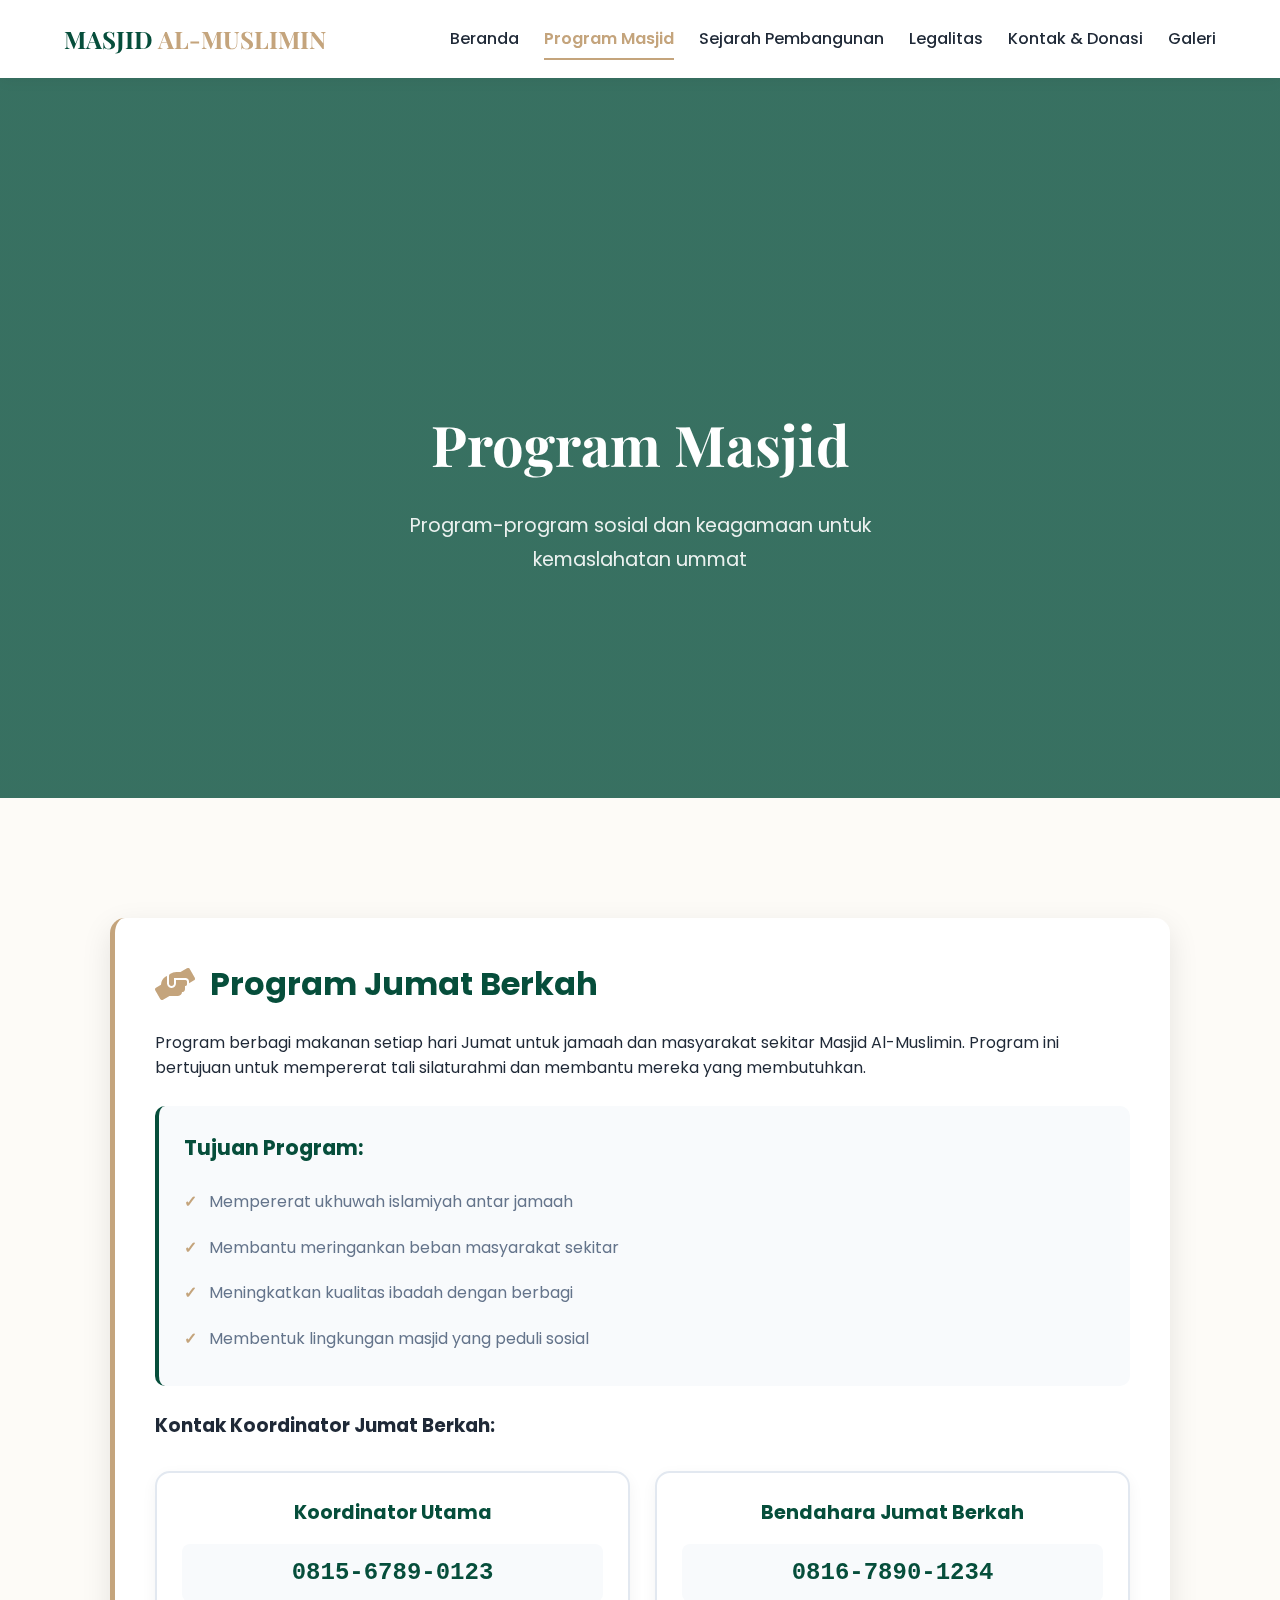
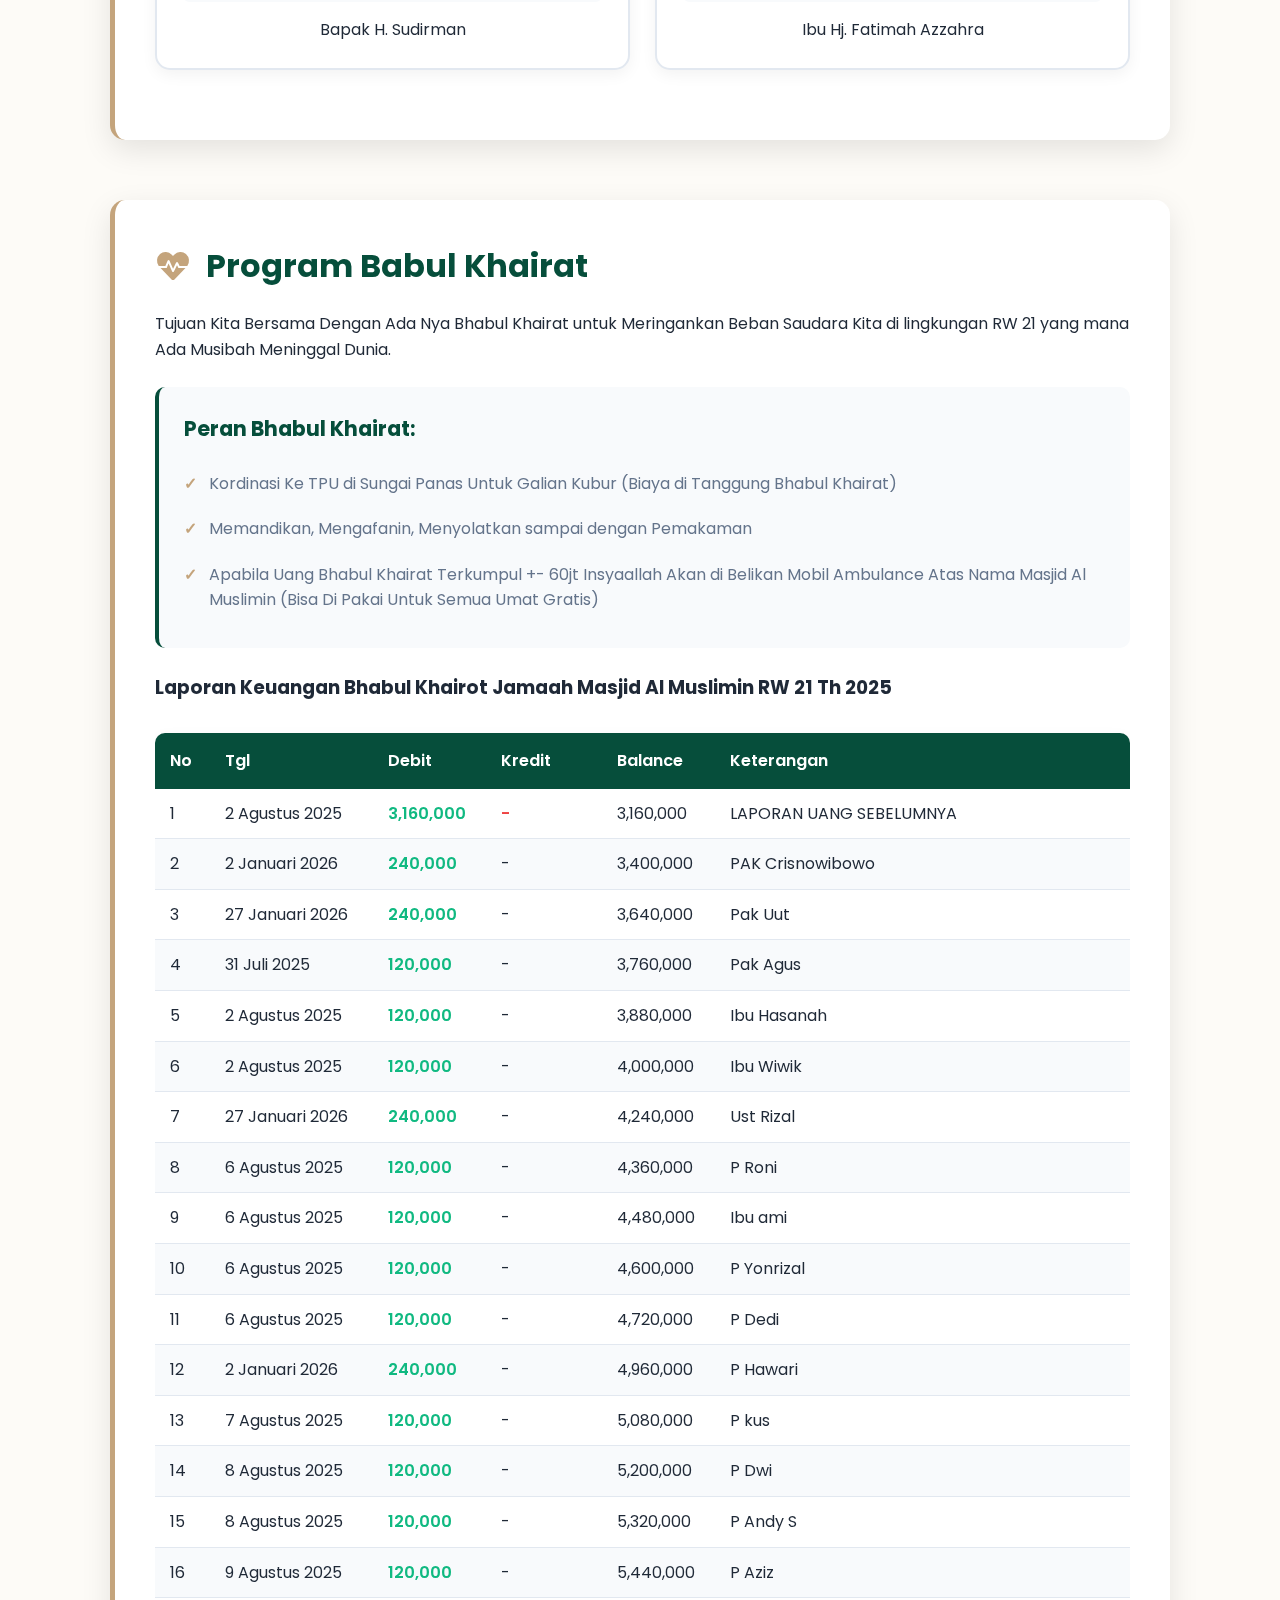
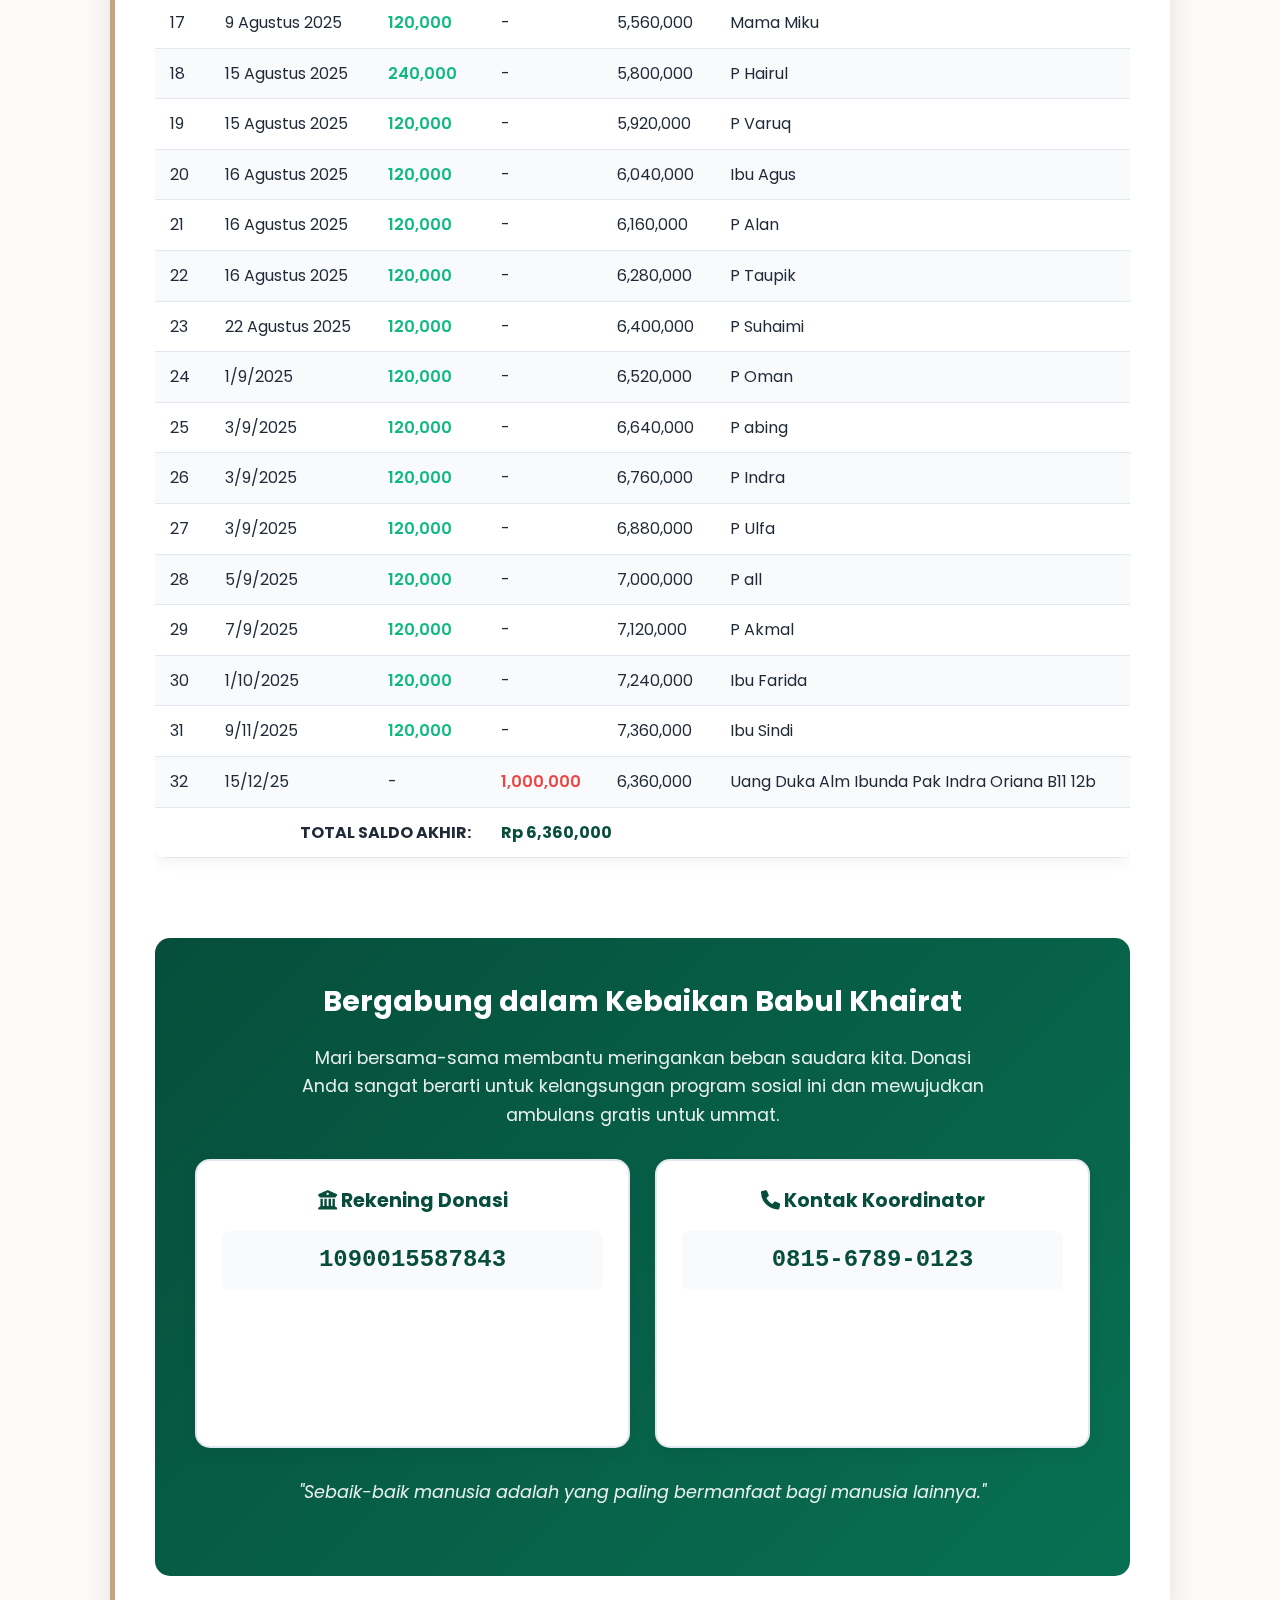
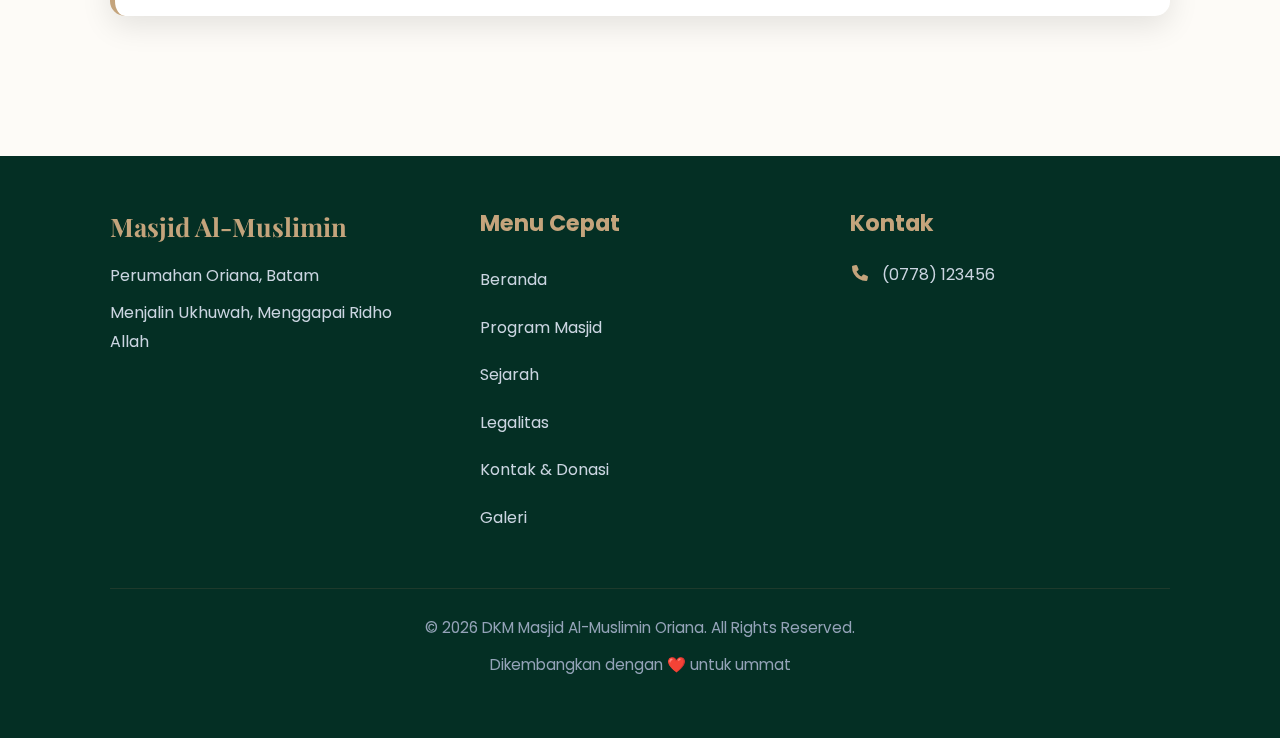
<file: program.html>
<!DOCTYPE html>
<html lang="id">

<head>
    <meta charset="UTF-8">
    <meta name="viewport" content="width=device-width, initial-scale=1.0">
    <title>Program Masjid - Masjid Al-Muslimin</title>
    <link
        href="https://fonts.googleapis.com/css2?family=Playfair+Display:wght@700&family=Poppins:wght@300;400;600&display=swap"
        rel="stylesheet">
    <link rel="stylesheet" href="https://cdnjs.cloudflare.com/ajax/libs/font-awesome/6.0.0/css/all.min.css">
    <link rel="stylesheet" href="assets/css/style.css">
    <link rel="stylesheet" href="assets/css/program.css">
    <link rel="icon" href="assets/images/logo.png" type="image/png">
</head>

<body>
    <nav class="navbar">
        <div class="logo">MASJID <span>AL-MUSLIMIN</span></div>
        <ul class="nav-links">
            <li><a href="index.html">Beranda</a></li>
            <li><a href="program.html" class="active">Program Masjid</a></li>
            <li><a href="sejarah.html">Sejarah Pembangunan</a></li>
            <li><a href="legalitas.html">Legalitas</a></li>
            <li><a href="kontak-donasi.html">Kontak & Donasi</a></li>
            <li><a href="galeri.html">Galeri</a></li>
        </ul>
        <div class="mobile-menu-btn">
            <i class="fas fa-bars"></i>
        </div>
    </nav>

    <header class="page-hero">
        <div class="hero-content">
            <h1>Program Masjid</h1>
            <p>Program-program sosial dan keagamaan untuk kemaslahatan ummat</p>
        </div>
    </header>

    <section id="program" class="section program-detail-section">
        <div class="container">
            <!-- Program Jumat Berkah -->
            <div id="jumat-berkah" class="program-card">
                <h2><i class="fas fa-hands-helping"></i> Program Jumat Berkah</h2>
                <p>Program berbagi makanan setiap hari Jumat untuk jamaah dan masyarakat sekitar Masjid Al-Muslimin.
                    Program ini bertujuan untuk mempererat tali silaturahmi dan membantu mereka yang membutuhkan.</p>

                <div class="program-goal">
                    <h4>Tujuan Program:</h4>
                    <ul>
                        <li>Mempererat ukhuwah islamiyah antar jamaah</li>
                        <li>Membantu meringankan beban masyarakat sekitar</li>
                        <li>Meningkatkan kualitas ibadah dengan berbagi</li>
                        <li>Membentuk lingkungan masjid yang peduli sosial</li>
                    </ul>
                </div>

                <h3>Kontak Koordinator Jumat Berkah:</h3>
                <div class="program-contact-cards">
                    <div class="program-contact-card">
                        <h4>Koordinator Utama</h4>
                        <div class="program-contact-info">0815-6789-0123</div>
                        <p>Bapak H. Sudirman</p>
                    </div>

                    <div class="program-contact-card">
                        <h4>Bendahara Jumat Berkah</h4>
                        <div class="program-contact-info">0816-7890-1234</div>
                        <p>Ibu Hj. Fatimah Azzahra</p>
                    </div>
                </div>
            </div>

            <!-- Program Babul Khairat -->
            <div id="babul-khairat" class="program-card">
                <h2><i class="fas fa-heartbeat"></i> Program Babul Khairat</h2>
                <p>Tujuan Kita Bersama Dengan Ada Nya Bhabul Khairat untuk Meringankan Beban Saudara Kita di lingkungan
                    RW 21 yang mana Ada Musibah Meninggal Dunia.</p>

                <div class="program-goal">
                    <h4>Peran Bhabul Khairat:</h4>
                    <ul>
                        <li>Kordinasi Ke TPU di Sungai Panas Untuk Galian Kubur (Biaya di Tanggung Bhabul Khairat)</li>
                        <li>Memandikan, Mengafanin, Menyolatkan sampai dengan Pemakaman</li>
                        <li>Apabila Uang Bhabul Khairat Terkumpul +- 60jt Insyaallah Akan di Belikan Mobil Ambulance
                            Atas Nama Masjid Al Muslimin (Bisa Di Pakai Untuk Semua Umat Gratis)</li>
                    </ul>
                </div>

                <h3>Laporan Keuangan Bhabul Khairot Jamaah Masjid Al Muslimin RW 21 Th 2025</h3>
                <div style="overflow-x: auto;">
                    <table class="financial-table">
                        <thead>
                            <tr>
                                <th>No</th>
                                <th>Tgl</th>
                                <th>Debit</th>
                                <th>Kredit</th>
                                <th>Balance</th>
                                <th>Keterangan</th>
                            </tr>
                        </thead>
                        <tbody>
                            <tr>
                                <td>1</td>
                                <td>2 Agustus 2025</td>
                                <td class="debit">3,160,000</td>
                                <td class="kredit">-</td>
                                <td>3,160,000</td>
                                <td>LAPORAN UANG SEBELUMNYA</td>
                            </tr>
                            <tr>
                                <td>2</td>
                                <td>2 Januari 2026</td>
                                <td class="debit">240,000</td>
                                <td>-</td>
                                <td>3,400,000</td>
                                <td>PAK Crisnowibowo</td>
                            </tr>
                            <tr>
                                <td>3</td>
                                <td>27 Januari 2026</td>
                                <td class="debit">240,000</td>
                                <td>-</td>
                                <td>3,640,000</td>
                                <td>Pak Uut</td>
                            </tr>
                            <tr>
                                <td>4</td>
                                <td>31 Juli 2025</td>
                                <td class="debit">120,000</td>
                                <td>-</td>
                                <td>3,760,000</td>
                                <td>Pak Agus</td>
                            </tr>
                            <tr>
                                <td>5</td>
                                <td>2 Agustus 2025</td>
                                <td class="debit">120,000</td>
                                <td>-</td>
                                <td>3,880,000</td>
                                <td>Ibu Hasanah</td>
                            </tr>
                            <tr>
                                <td>6</td>
                                <td>2 Agustus 2025</td>
                                <td class="debit">120,000</td>
                                <td>-</td>
                                <td>4,000,000</td>
                                <td>Ibu Wiwik</td>
                            </tr>
                            <tr>
                                <td>7</td>
                                <td>27 Januari 2026</td>
                                <td class="debit">240,000</td>
                                <td>-</td>
                                <td>4,240,000</td>
                                <td>Ust Rizal</td>
                            </tr>
                            <tr>
                                <td>8</td>
                                <td>6 Agustus 2025</td>
                                <td class="debit">120,000</td>
                                <td>-</td>
                                <td>4,360,000</td>
                                <td>P Roni</td>
                            </tr>
                            <tr>
                                <td>9</td>
                                <td>6 Agustus 2025</td>
                                <td class="debit">120,000</td>
                                <td>-</td>
                                <td>4,480,000</td>
                                <td>Ibu ami</td>
                            </tr>
                            <tr>
                                <td>10</td>
                                <td>6 Agustus 2025</td>
                                <td class="debit">120,000</td>
                                <td>-</td>
                                <td>4,600,000</td>
                                <td>P Yonrizal</td>
                            </tr>
                            <tr>
                                <td>11</td>
                                <td>6 Agustus 2025</td>
                                <td class="debit">120,000</td>
                                <td>-</td>
                                <td>4,720,000</td>
                                <td>P Dedi</td>
                            </tr>
                            <tr>
                                <td>12</td>
                                <td>2 Januari 2026</td>
                                <td class="debit">240,000</td>
                                <td>-</td>
                                <td>4,960,000</td>
                                <td>P Hawari</td>
                            </tr>
                            <tr>
                                <td>13</td>
                                <td>7 Agustus 2025</td>
                                <td class="debit">120,000</td>
                                <td>-</td>
                                <td>5,080,000</td>
                                <td>P kus</td>
                            </tr>
                            <tr>
                                <td>14</td>
                                <td>8 Agustus 2025</td>
                                <td class="debit">120,000</td>
                                <td>-</td>
                                <td>5,200,000</td>
                                <td>P Dwi</td>
                            </tr>
                            <tr>
                                <td>15</td>
                                <td>8 Agustus 2025</td>
                                <td class="debit">120,000</td>
                                <td>-</td>
                                <td>5,320,000</td>
                                <td>P Andy S</td>
                            </tr>
                            <tr>
                                <td>16</td>
                                <td>9 Agustus 2025</td>
                                <td class="debit">120,000</td>
                                <td>-</td>
                                <td>5,440,000</td>
                                <td>P Aziz</td>
                            </tr>
                            <tr>
                                <td>17</td>
                                <td>9 Agustus 2025</td>
                                <td class="debit">120,000</td>
                                <td>-</td>
                                <td>5,560,000</td>
                                <td>Mama Miku</td>
                            </tr>
                            <tr>
                                <td>18</td>
                                <td>15 Agustus 2025</td>
                                <td class="debit">240,000</td>
                                <td>-</td>
                                <td>5,800,000</td>
                                <td>P Hairul</td>
                            </tr>
                            <tr>
                                <td>19</td>
                                <td>15 Agustus 2025</td>
                                <td class="debit">120,000</td>
                                <td>-</td>
                                <td>5,920,000</td>
                                <td>P Varuq</td>
                            </tr>
                            <tr>
                                <td>20</td>
                                <td>16 Agustus 2025</td>
                                <td class="debit">120,000</td>
                                <td>-</td>
                                <td>6,040,000</td>
                                <td>Ibu Agus</td>
                            </tr>
                            <tr>
                                <td>21</td>
                                <td>16 Agustus 2025</td>
                                <td class="debit">120,000</td>
                                <td>-</td>
                                <td>6,160,000</td>
                                <td>P Alan</td>
                            </tr>
                            <tr>
                                <td>22</td>
                                <td>16 Agustus 2025</td>
                                <td class="debit">120,000</td>
                                <td>-</td>
                                <td>6,280,000</td>
                                <td>P Taupik</td>
                            </tr>
                            <tr>
                                <td>23</td>
                                <td>22 Agustus 2025</td>
                                <td class="debit">120,000</td>
                                <td>-</td>
                                <td>6,400,000</td>
                                <td>P Suhaimi</td>
                            </tr>
                            <tr>
                                <td>24</td>
                                <td>1/9/2025</td>
                                <td class="debit">120,000</td>
                                <td>-</td>
                                <td>6,520,000</td>
                                <td>P Oman</td>
                            </tr>
                            <tr>
                                <td>25</td>
                                <td>3/9/2025</td>
                                <td class="debit">120,000</td>
                                <td>-</td>
                                <td>6,640,000</td>
                                <td>P abing</td>
                            </tr>
                            <tr>
                                <td>26</td>
                                <td>3/9/2025</td>
                                <td class="debit">120,000</td>
                                <td>-</td>
                                <td>6,760,000</td>
                                <td>P Indra</td>
                            </tr>
                            <tr>
                                <td>27</td>
                                <td>3/9/2025</td>
                                <td class="debit">120,000</td>
                                <td>-</td>
                                <td>6,880,000</td>
                                <td>P Ulfa</td>
                            </tr>
                            <tr>
                                <td>28</td>
                                <td>5/9/2025</td>
                                <td class="debit">120,000</td>
                                <td>-</td>
                                <td>7,000,000</td>
                                <td>P all</td>
                            </tr>
                            <tr>
                                <td>29</td>
                                <td>7/9/2025</td>
                                <td class="debit">120,000</td>
                                <td>-</td>
                                <td>7,120,000</td>
                                <td>P Akmal</td>
                            </tr>
                            <tr>
                                <td>30</td>
                                <td>1/10/2025</td>
                                <td class="debit">120,000</td>
                                <td>-</td>
                                <td>7,240,000</td>
                                <td>Ibu Farida</td>
                            </tr>
                            <tr>
                                <td>31</td>
                                <td>9/11/2025</td>
                                <td class="debit">120,000</td>
                                <td>-</td>
                                <td>7,360,000</td>
                                <td>Ibu Sindi</td>
                            </tr>
                            <tr>
                                <td>32</td>
                                <td>15/12/25</td>
                                <td>-</td>
                                <td class="kredit">1,000,000</td>
                                <td>6,360,000</td>
                                <td>Uang Duka Alm Ibunda Pak Indra Oriana B11 12b</td>
                            </tr>
                            <tr>
                                <td colspan="3" style="text-align: right; font-weight: bold;">TOTAL SALDO AKHIR:</td>
                                <td colspan="3" style="font-weight: bold; color: var(--primary);">Rp 6,360,000</td>
                            </tr>
                        </tbody>
                    </table>
                </div>

                <div class="program-cta">
                    <h3>Bergabung dalam Kebaikan Babul Khairat</h3>
                    <p>Mari bersama-sama membantu meringankan beban saudara kita. Donasi Anda sangat berarti untuk
                        kelangsungan program sosial ini dan mewujudkan ambulans gratis untuk ummat.</p>

                    <div class="program-contact-cards">
                        <div class="program-contact-card">
                            <h4><i class="fas fa-university"></i> Rekening Donasi</h4>
                            <div class="program-contact-info">1090015587843</div>
                            <p>Bank Mandiri</p>
                            <p>a.n. Hutri Yuzan</p>
                        </div>

                        <div class="program-contact-card">
                            <h4><i class="fas fa-phone"></i> Kontak Koordinator</h4>
                            <div class="program-contact-info">0815-6789-0123</div>
                            <p>Bapak H. Sudirman</p>
                            <p>Koordinator Babul Khairat</p>
                        </div>
                    </div>

                    <p style="margin-top: 20px; font-style: italic;">
                        "Sebaik-baik manusia adalah yang paling bermanfaat bagi manusia lainnya."
                    </p>
                </div>
            </div>
        </div>
    </section>

    <footer>
        <div class="container">
            <div class="footer-content">
                <div class="footer-info">
                    <h3>Masjid Al-Muslimin</h3>
                    <p>Perumahan Oriana, Batam</p>
                    <p>Menjalin Ukhuwah, Menggapai Ridho Allah</p>
                </div>
                <div class="footer-links">
                    <h4>Menu Cepat</h4>
                    <a href="index.html">Beranda</a>
                    <a href="program-masjid.html">Program Masjid</a>
                    <a href="sejarah.html">Sejarah</a>
                    <a href="legalitas.html">Legalitas</a>
                    <a href="kontak-donasi.html">Kontak & Donasi</a>
                    <a href="galeri.html">Galeri</a>
                </div>
                <div class="footer-contact">
                    <h4>Kontak</h4>
                    <p><i class="fas fa-phone"></i> (0778) 123456</p>
                </div>
            </div>
            <div class="footer-bottom">
                <p>© 2026 DKM Masjid Al-Muslimin Oriana. All Rights Reserved.</p>
                <p>Dikembangkan dengan ❤️ untuk ummat</p>
            </div>
        </div>
    </footer>

    <script src="assets/js/app.js"></script>
</body>

</html>
</file>
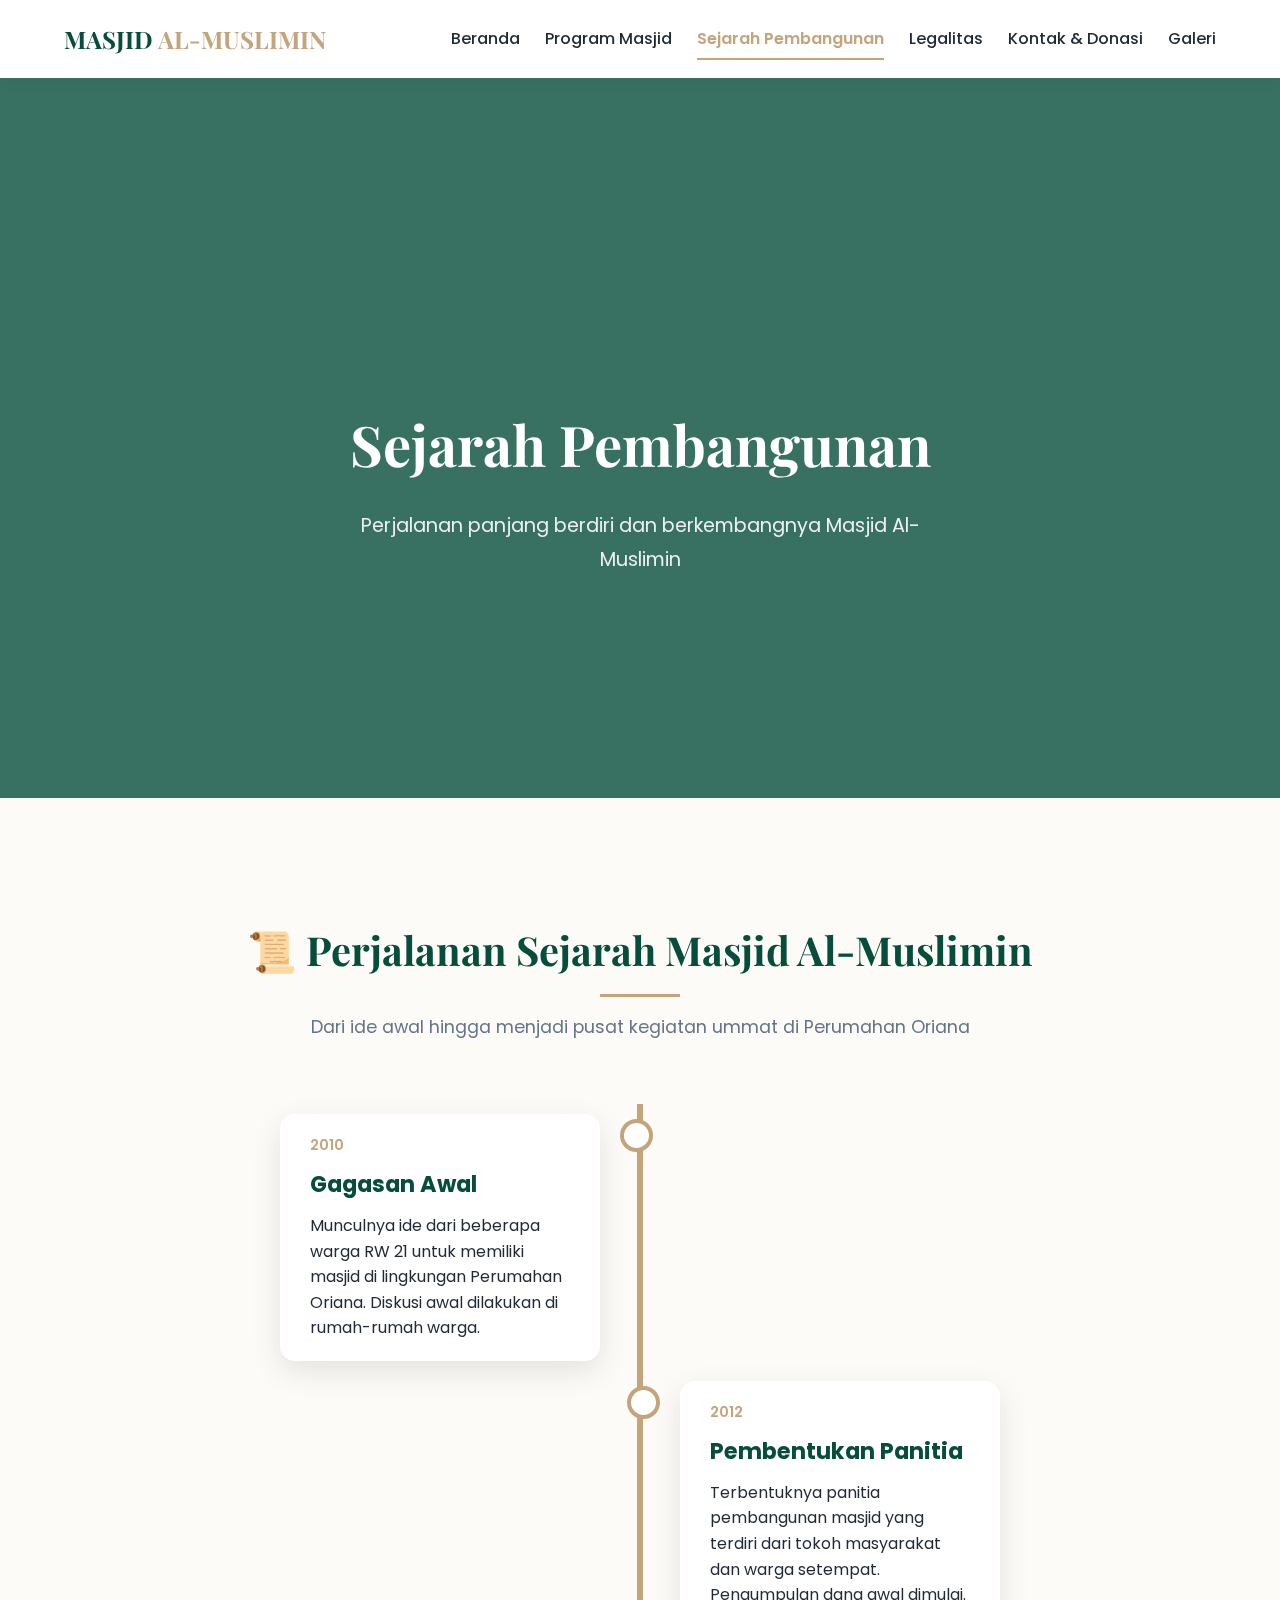
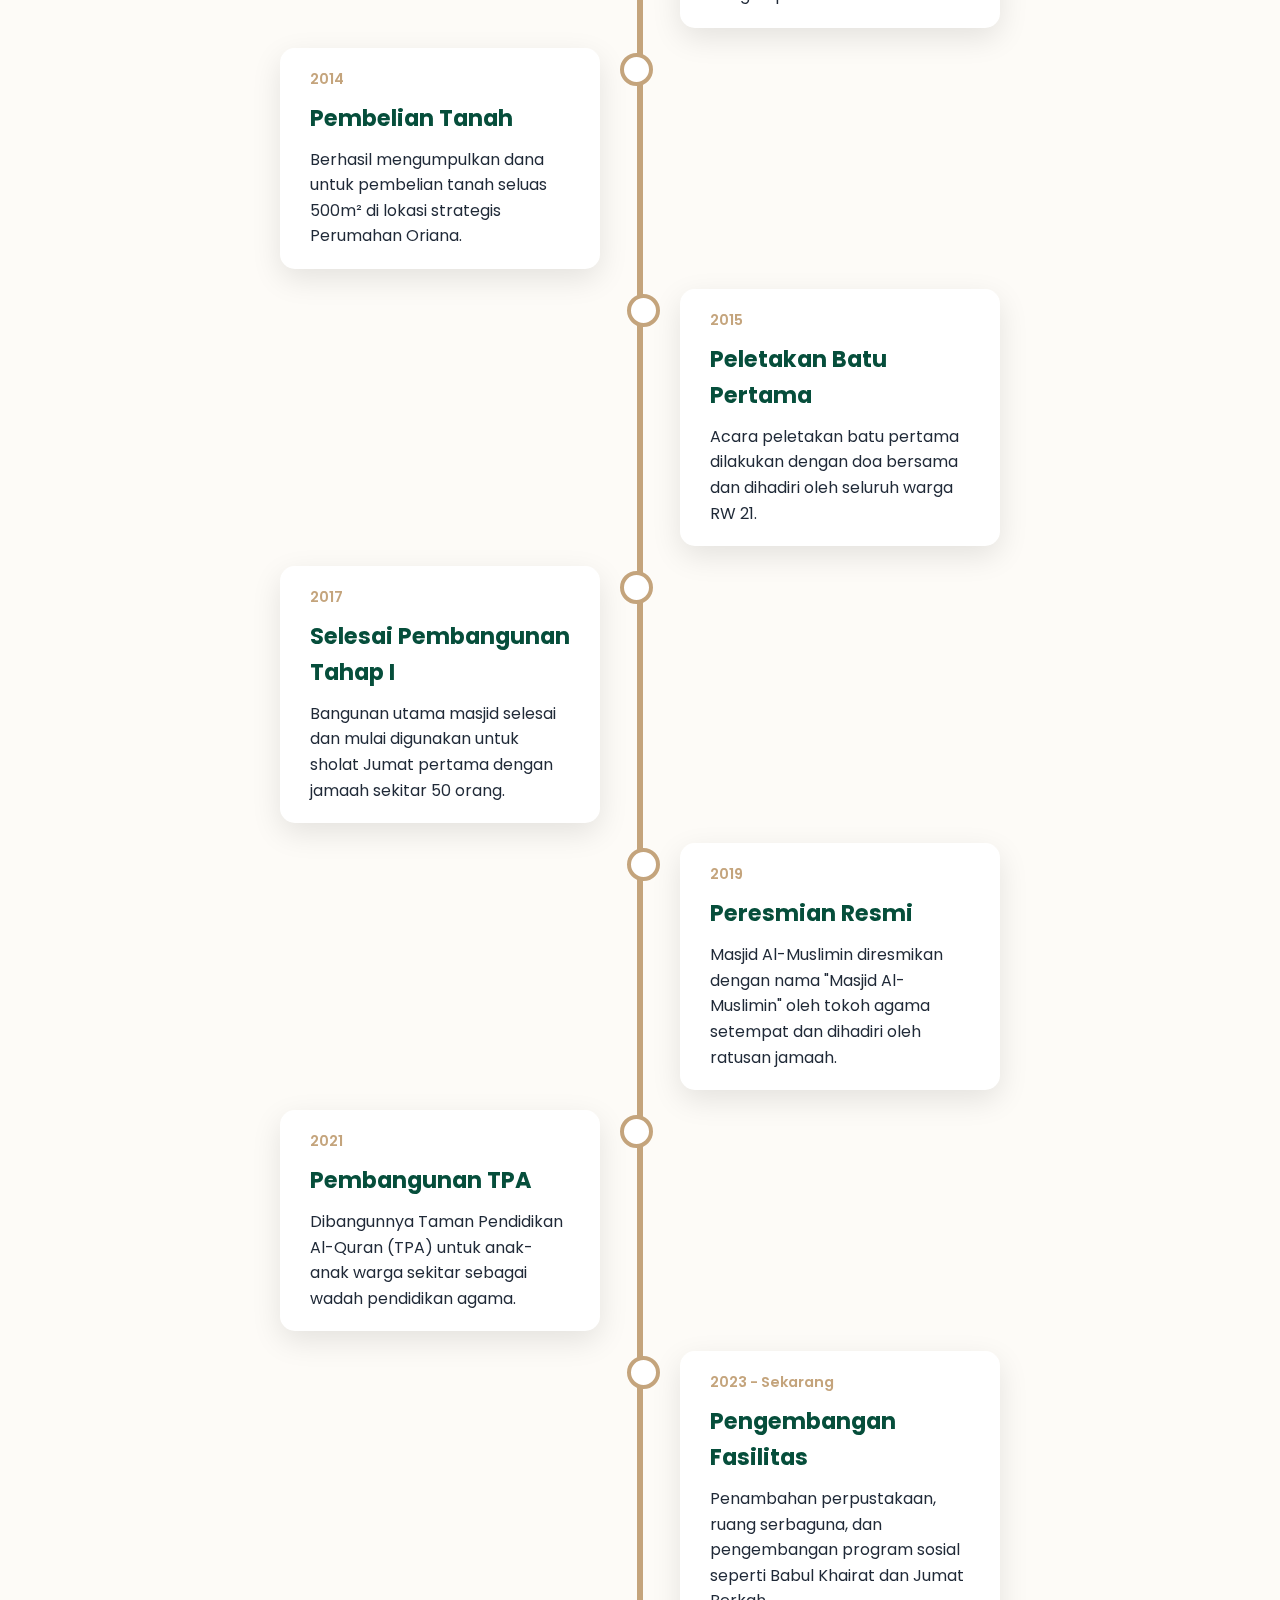
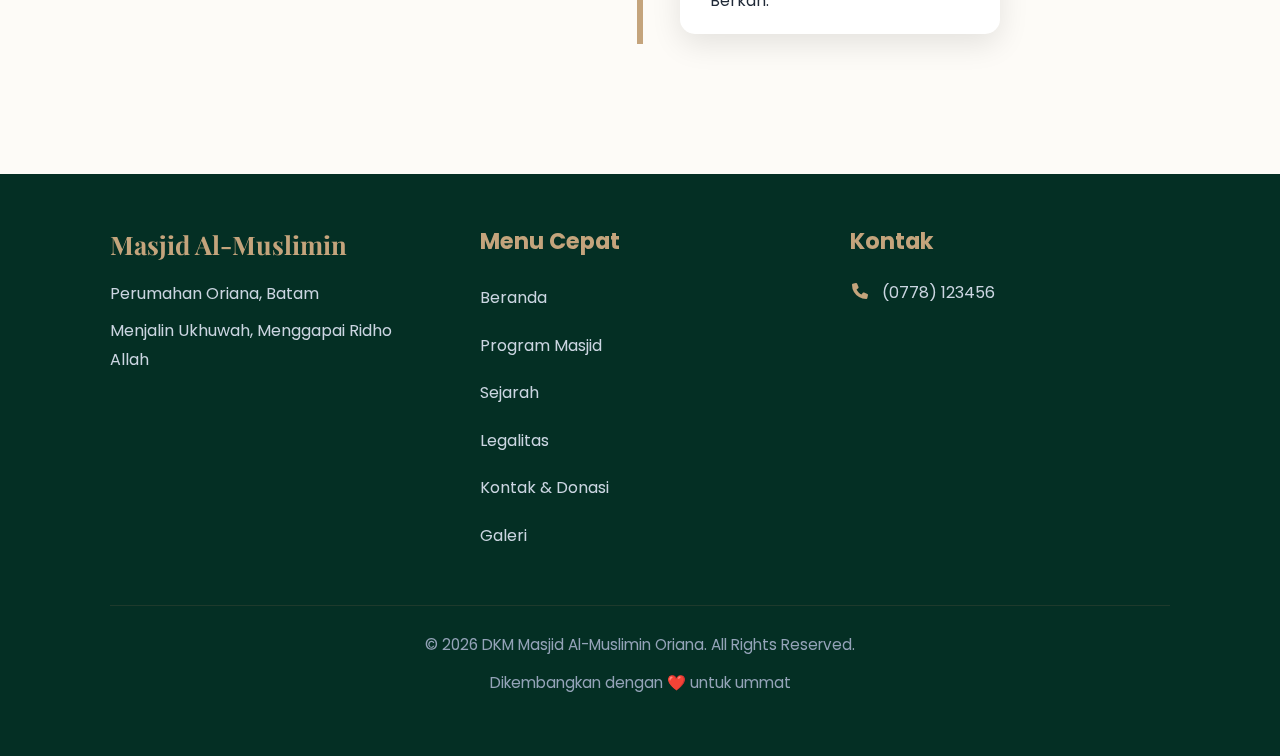
<file: sejarah.html>
<!DOCTYPE html>
<html lang="id">

<head>
    <meta charset="UTF-8">
    <meta name="viewport" content="width=device-width, initial-scale=1.0">
    <title>Sejarah Pembangunan - Masjid Al-Muslimin</title>
    <link
        href="https://fonts.googleapis.com/css2?family=Playfair+Display:wght@700&family=Poppins:wght@300;400;600&display=swap"
        rel="stylesheet">
    <link rel="stylesheet" href="https://cdnjs.cloudflare.com/ajax/libs/font-awesome/6.0.0/css/all.min.css">
    <link rel="stylesheet" href="assets/css/style.css">
    <link rel="stylesheet" href="assets/css/sejarah.css">
    <link rel="icon" href="assets/images/logo.png" type="image/png">
</head>

<body>
    <nav class="navbar">
        <div class="logo">MASJID <span>AL-MUSLIMIN</span></div>
        <ul class="nav-links">
            <li><a href="index.html">Beranda</a></li>
            <li><a href="program.html">Program Masjid</a></li>
            <li><a href="sejarah.html" class="active">Sejarah Pembangunan</a></li>
            <li><a href="legalitas.html">Legalitas</a></li>
            <li><a href="kontak-donasi.html">Kontak & Donasi</a></li>
            <li><a href="galeri.html">Galeri</a></li>
        </ul>
        <div class="mobile-menu-btn">
            <i class="fas fa-bars"></i>
        </div>
    </nav>

    <header class="page-hero">
        <div class="hero-content">
            <h1>Sejarah Pembangunan</h1>
            <p>Perjalanan panjang berdiri dan berkembangnya Masjid Al-Muslimin</p>
        </div>
    </header>

    <section class="section">
        <div class="container">
            <div class="section-title">
                <h2>📜 Perjalanan Sejarah Masjid Al-Muslimin</h2>
                <p class="section-subtitle">Dari ide awal hingga menjadi pusat kegiatan ummat di Perumahan Oriana</p>
            </div>

            <div class="timeline">
                <div class="timeline-item">
                    <div class="timeline-content">
                        <span class="date">2010</span>
                        <h3>Gagasan Awal</h3>
                        <p>Munculnya ide dari beberapa warga RW 21 untuk memiliki masjid di lingkungan Perumahan Oriana.
                            Diskusi awal dilakukan di rumah-rumah warga.</p>
                    </div>
                </div>

                <div class="timeline-item">
                    <div class="timeline-content">
                        <span class="date">2012</span>
                        <h3>Pembentukan Panitia</h3>
                        <p>Terbentuknya panitia pembangunan masjid yang terdiri dari tokoh masyarakat dan warga
                            setempat. Pengumpulan dana awal dimulai.</p>
                    </div>
                </div>

                <div class="timeline-item">
                    <div class="timeline-content">
                        <span class="date">2014</span>
                        <h3>Pembelian Tanah</h3>
                        <p>Berhasil mengumpulkan dana untuk pembelian tanah seluas 500m² di lokasi strategis Perumahan
                            Oriana.</p>
                    </div>
                </div>

                <div class="timeline-item">
                    <div class="timeline-content">
                        <span class="date">2015</span>
                        <h3>Peletakan Batu Pertama</h3>
                        <p>Acara peletakan batu pertama dilakukan dengan doa bersama dan dihadiri oleh seluruh warga RW
                            21.</p>
                    </div>
                </div>

                <div class="timeline-item">
                    <div class="timeline-content">
                        <span class="date">2017</span>
                        <h3>Selesai Pembangunan Tahap I</h3>
                        <p>Bangunan utama masjid selesai dan mulai digunakan untuk sholat Jumat pertama dengan jamaah
                            sekitar 50 orang.</p>
                    </div>
                </div>

                <div class="timeline-item">
                    <div class="timeline-content">
                        <span class="date">2019</span>
                        <h3>Peresmian Resmi</h3>
                        <p>Masjid Al-Muslimin diresmikan dengan nama "Masjid Al-Muslimin" oleh tokoh agama setempat dan
                            dihadiri oleh ratusan jamaah.</p>
                    </div>
                </div>

                <div class="timeline-item">
                    <div class="timeline-content">
                        <span class="date">2021</span>
                        <h3>Pembangunan TPA</h3>
                        <p>Dibangunnya Taman Pendidikan Al-Quran (TPA) untuk anak-anak warga sekitar sebagai wadah
                            pendidikan agama.</p>
                    </div>
                </div>

                <div class="timeline-item">
                    <div class="timeline-content">
                        <span class="date">2023 - Sekarang</span>
                        <h3>Pengembangan Fasilitas</h3>
                        <p>Penambahan perpustakaan, ruang serbaguna, dan pengembangan program sosial seperti Babul
                            Khairat dan Jumat Berkah.</p>
                    </div>
                </div>
            </div>
        </div>
    </section>

    <footer>
        <div class="container">
            <div class="footer-content">
                <div class="footer-info">
                    <h3>Masjid Al-Muslimin</h3>
                    <p>Perumahan Oriana, Batam</p>
                    <p>Menjalin Ukhuwah, Menggapai Ridho Allah</p>
                </div>
                <div class="footer-links">
                    <h4>Menu Cepat</h4>
                    <a href="index.html">Beranda</a>
                    <a href="program-masjid.html">Program Masjid</a>
                    <a href="sejarah.html">Sejarah</a>
                    <a href="legalitas.html">Legalitas</a>
                    <a href="kontak-donasi.html">Kontak & Donasi</a>
                    <a href="galeri.html">Galeri</a>
                </div>
                <div class="footer-contact">
                    <h4>Kontak</h4>
                    <p><i class="fas fa-phone"></i> (0778) 123456</p>
                </div>
            </div>
            <div class="footer-bottom">
                <p>© 2026 DKM Masjid Al-Muslimin Oriana. All Rights Reserved.</p>
                <p>Dikembangkan dengan ❤️ untuk ummat</p>
            </div>
        </div>
    </footer>

    <script src="assets/js/app.js"></script>
</body>

</html>
</file>
<file: assets/css/style.css>
/* index.css */
:root {
    --primary: #064e3b;
    --secondary: #c4a47c;
    --bg-light: #fdfbf7;
    --text-dark: #1f2937;
    --white: #ffffff;
    --shadow: 0 10px 30px rgba(0, 0, 0, 0.1);
}

* {
    margin: 0;
    padding: 0;
    box-sizing: border-box;
}

html {
    scroll-behavior: smooth;
    scroll-padding-top: 120px;
}

body {
    font-family: 'Poppins', sans-serif;
    background-color: var(--bg-light);
    color: var(--text-dark);
    line-height: 1.6;
    overflow-x: hidden;
}

body::before {
    content: "";
    position: fixed;
    top: 0;
    left: 0;
    width: 100%;
    height: 100%;
    background-image: url('https://www.transparenttextures.com/patterns/islamic-art.png');
    opacity: 0.03;
    z-index: -1;
}

/* ========== REUSABLE COMPONENTS ========== */
.container {
    max-width: 1100px;
    margin: auto;
    padding: 0 20px;
}

.section {
    padding: 120px 0 80px !important;
}

.light-bg {
    background: #f8fafc !important;
}

/* ========== NAVBAR ========== */
.navbar {
    display: flex;
    justify-content: space-between;
    align-items: center;
    padding: 20px 5%;
    background: rgba(255, 255, 255, 0.9);
    backdrop-filter: blur(10px);
    position: sticky;
    top: 0;
    z-index: 1000;
    box-shadow: 0 2px 15px rgba(0, 0, 0, 0.05);
    transition: all 0.3s ease;
}

.navbar.scrolled {
    box-shadow: 0 5px 20px rgba(0, 0, 0, 0.1);
    background: rgba(255, 255, 255, 0.95);
    padding: 15px 5%;
}

.logo {
    font-family: 'Playfair Display', serif;
    font-size: 1.5rem;
    font-weight: 700;
    color: var(--primary);
}

.logo span {
    color: var(--secondary);
}

.nav-links {
    display: flex;
    list-style: none;
    gap: 25px;
}

.nav-links a {
    text-decoration: none;
    color: var(--text-dark);
    font-weight: 500;
    position: relative;
    padding: 5px 0;
    transition: color 0.3s;
}

.nav-links a::after {
    content: '';
    position: absolute;
    bottom: -5px;
    left: 0;
    width: 0;
    height: 2px;
    background: var(--secondary);
    transition: width 0.3s ease;
}

.nav-links a:hover {
    color: var(--secondary);
}

.nav-links a:hover::after {
    width: 100%;
}

.nav-links a.active {
    color: var(--secondary);
    font-weight: 600;
}

.nav-links a.active::after {
    width: 100%;
}

/* ========== HERO SECTION ========== */
.hero {
    padding-top: 100px;
    height: auto;
    min-height: 80vh;
    display: flex;
    align-items: center;
    background: linear-gradient(rgba(6, 78, 59, 0.7), rgba(6, 78, 59, 0.7)),
        url('https://images.unsplash.com/photo-1584551246679-0daf3d275d0f?q=80&w=1600') center/cover fixed;
    display: flex;
    align-items: center;
    justify-content: center;
    text-align: center;
    color: white;
}

.hero-content {
    padding: 40px 20px;
    margin-bottom: 20px;
    position: relative;
    z-index: 2;
}

.hero-content h1 {
    font-family: 'Playfair Display', serif;
    font-size: 4rem;
    margin-bottom: 15px;
}

.sub-title {
    color: var(--secondary);
    letter-spacing: 3px;
    text-transform: uppercase;
    font-size: 0.9rem;
    margin-bottom: 20px;
    display: block;
}

.hero-content p {
    font-size: 1.2rem;
    max-width: 600px;
    margin: 0 auto 30px;
    opacity: 0.9;
    line-height: 1.8;
}

/* ========== HERO BUTTONS ========== */
.hero-buttons {
    display: flex;
    gap: 20px;
    justify-content: center;
    margin-top: 40px;
    flex-wrap: wrap;
}

.btn-primary,
.btn-secondary {
    display: inline-block;
    padding: 14px 35px;
    border-radius: 50px;
    font-weight: 600;
    transition: all 0.3s ease;
    text-decoration: none;
    text-align: center;
    min-width: 250px;
    font-size: 1rem;
    font-family: 'Poppins', sans-serif;
}

.btn-primary {
    background: var(--secondary);
    color: white;
    position: relative;
    overflow: hidden;
    border: none;
}

.btn-primary:hover {
    transform: translateY(-3px);
    box-shadow: 0 10px 20px rgba(196, 164, 124, 0.4);
}

.btn-primary i {
    margin-right: 10px;
}

.btn-secondary {
    background: transparent;
    color: white;
    border: 2px solid white;
}

.btn-secondary:hover {
    background: white;
    color: var(--primary);
    transform: translateY(-3px);
    box-shadow: 0 10px 20px rgba(255, 255, 255, 0.2);
}

.btn-secondary i {
    margin-right: 10px;
}

/* ========== PRAYER SCHEDULE ========== */
.prayer-widget {
    max-width: 850px;
    margin: 0 auto 40px;
    padding: 25px;
    background: white;
    border-radius: 20px;
    box-shadow: 0 10px 30px rgba(6, 78, 59, 0.1);
}

.prayer-header {
    text-align: center;
    margin-bottom: 30px;
}

.prayer-header h2 {
    font-family: 'Playfair Display', serif;
    color: var(--primary);
    font-size: 2.5rem;
    margin-bottom: 20px;
    position: relative;
    display: inline-block;
}

.prayer-header h2::after {
    content: "";
    position: absolute;
    bottom: -10px;
    left: 50%;
    transform: translateX(-50%);
    width: 100px;
    height: 3px;
    background: var(--secondary);
}

.time-info {
    display: flex;
    justify-content: space-between;
    align-items: center;
    margin-bottom: 25px;
    padding: 0 10px;
}

.live-time {
    text-align: left;
}

.live-time h3 {
    font-size: 3rem;
    color: var(--primary);
    font-family: monospace;
    letter-spacing: 2px;
    margin-bottom: 5px;
}

.live-time p {
    color: var(--secondary);
    font-weight: 600;
    text-transform: uppercase;
    letter-spacing: 1px;
}

.date-display {
    text-align: right;
}

.date-display .gregorian {
    font-size: 1.1rem;
    color: var(--text-dark);
    margin-bottom: 5px;
}

.date-display .hijri {
    font-size: 1rem;
    color: var(--primary);
    font-weight: 600;
    background: rgba(6, 78, 59, 0.1);
    padding: 5px 10px;
    border-radius: 20px;
    display: inline-block;
}

.prayer-grid {
    display: grid;
    grid-template-columns: repeat(5, 1fr);
    gap: 15px;
}

.prayer-card {
    background: white;
    padding: 20px 15px;
    border-radius: 15px;
    text-align: center;
    border: 2px solid #e5e7eb;
    transition: all 0.3s ease;
    position: relative;
    overflow: hidden;
    cursor: pointer;
}

.prayer-card:hover {
    transform: translateY(-5px);
    box-shadow: 0 10px 20px rgba(6, 78, 59, 0.1);
    border-color: var(--secondary);
}

.prayer-card::before {
    content: "";
    position: absolute;
    top: 0;
    left: 0;
    width: 100%;
    height: 5px;
    background: transparent;
    transition: background 0.3s;
}

.prayer-card.active {
    background: var(--primary);
    color: white;
    transform: translateY(-5px);
    box-shadow: 0 15px 30px rgba(6, 78, 59, 0.2);
    border-color: var(--primary);
}

.prayer-card.active::before {
    background: var(--secondary);
}

.prayer-card.active .prayer-icon,
.prayer-card.active .prayer-name,
.prayer-card.active .prayer-time {
    color: white;
}

.prayer-icon {
    font-size: 2rem;
    color: var(--secondary);
    margin-bottom: 10px;
    display: block;
    transition: color 0.3s;
}

.prayer-name {
    font-size: 0.9rem;
    text-transform: uppercase;
    color: #64748b;
    letter-spacing: 1px;
    margin-bottom: 5px;
    font-weight: 600;
    transition: color 0.3s;
}

.prayer-time {
    font-size: 1.4rem;
    font-weight: 700;
    color: var(--primary);
    margin-bottom: 10px;
    transition: color 0.3s;
}

.prayer-status {
    font-size: 0.75rem;
    font-weight: 600;
    padding: 4px 10px;
    border-radius: 15px;
    display: inline-block;
}

.status-live {
    background: #10b981;
    color: white;
}

.status-next {
    background: #fbbf24;
    color: #78350f;
}

.status-done {
    background: #e5e7eb;
    color: #6b7280;
}

/* Program  */
.program-overview-grid {
    display: grid;
    grid-template-columns: repeat(auto-fit, minmax(300px, 1fr));
    gap: 30px;
    margin-top: 40px;
}

.program-overview-card {
    background: white;
    padding: 35px 30px;
    border-radius: 15px;
    text-align: center;
    box-shadow: 0 10px 30px rgba(0, 0, 0, 0.08);
    transition: all 0.3s ease;
    border-top: 5px solid var(--secondary);
}

.program-overview-card:hover {
    transform: translateY(-10px);
    box-shadow: 0 20px 40px rgba(6, 78, 59, 0.15);
}

.program-icon {
    width: 70px;
    height: 70px;
    background: linear-gradient(135deg, var(--primary), #087052);
    border-radius: 50%;
    display: flex;
    align-items: center;
    justify-content: center;
    margin: 0 auto 25px;
}

.program-icon i {
    font-size: 1.8rem;
    color: white;
}

.program-overview-card h3 {
    color: var(--primary);
    margin-bottom: 15px;
    font-size: 1.4rem;
}

.program-overview-card p {
    color: #64748b;
    margin-bottom: 25px;
    line-height: 1.6;
    font-size: 1.05rem;
}

.program-link {
    display: inline-flex;
    align-items: center;
    gap: 8px;
    color: var(--secondary);
    text-decoration: none;
    font-weight: 600;
    font-size: 1rem;
    transition: all 0.3s;
}

.program-link:hover {
    gap: 12px;
    color: var(--primary);
}

.program-link i {
    transition: transform 0.3s;
}

.program-link:hover i {
    transform: translateX(5px);
}

/* ========== SECTION TITLE & SUBTITLE ========== */
.section-title {
    text-align: center;
    margin-bottom: 60px;
}

.section-title h2 {
    font-family: 'Playfair Display', serif;
    font-size: 2.5rem;
    color: var(--primary);
    position: relative;
    padding-bottom: 15px;
    margin-bottom: 15px;
}

.section-title h2::after {
    content: "";
    position: absolute;
    bottom: 0;
    left: 50%;
    transform: translateX(-50%);
    width: 80px;
    height: 3px;
    background: var(--secondary);
}

.section-subtitle {
    text-align: center;
    color: #64748b;
    margin-top: 5px;
    margin-bottom: 40px;
    font-size: 1.1rem;
    line-height: 1.8;
}

/* ========== ANNOUNCEMENTS ========== */
.announcement-grid {
    display: grid;
    grid-template-columns: repeat(auto-fit, minmax(300px, 1fr));
    gap: 30px;
    margin-top: 20px;
}

.announcement-card {
    background: white;
    padding: 30px;
    border-radius: 15px;
    box-shadow: 0 5px 20px rgba(0, 0, 0, 0.08);
    transition: all 0.3s ease;
    border-left: 4px solid var(--secondary);
}

.announcement-card:hover {
    transform: translateY(-5px);
    box-shadow: 0 15px 30px rgba(6, 78, 59, 0.1);
}

.announcement-card.urgent {
    border-left-color: #ef4444;
}

.announcement-header {
    display: flex;
    justify-content: space-between;
    align-items: center;
    margin-bottom: 20px;
}

.badge {
    background: var(--secondary);
    color: white;
    padding: 6px 15px;
    border-radius: 20px;
    font-size: 0.85rem;
    font-weight: 500;
}

.announcement-card.urgent .badge {
    background: #ef4444;
}

.date {
    color: #64748b;
    font-size: 0.9rem;
}

.announcement-card h3 {
    color: var(--primary);
    margin-bottom: 15px;
    font-size: 1.3rem;
    line-height: 1.4;
}

.announcement-card p {
    color: #64748b;
    line-height: 1.6;
    font-size: 1.05rem;
}

/* ========== CTA SECTION ========== */
.cta-section {
    background: linear-gradient(135deg, var(--primary), #087052);
    color: white;
}

.cta-content {
    text-align: center;
    max-width: 800px;
    margin: 0 auto;
}

.cta-content h2 {
    font-size: 2.5rem;
    margin-bottom: 20px;
    color: white;
    font-family: 'Playfair Display', serif;
}

.cta-content p {
    font-size: 1.2rem;
    margin-bottom: 40px;
    opacity: 0.9;
    line-height: 1.8;
}

.cta-buttons {
    display: flex;
    gap: 20px;
    justify-content: center;
    flex-wrap: wrap;
}

.cta-buttons .btn-primary {
    background: white;
    color: var(--primary);
}

.cta-buttons .btn-primary:hover {
    background: var(--secondary);
    color: white;
}

.cta-buttons .btn-secondary {
    background: transparent;
    color: white;
    border: 2px solid white;
}

.cta-buttons .btn-secondary:hover {
    background: white;
    color: var(--primary);
}

/* ========== FOOTER ========== */
footer {
    background: #042f24;
    color: white;
    padding: 50px 0;
    text-align: left;
}

.footer-content {
    display: grid;
    grid-template-columns: repeat(auto-fit, minmax(250px, 1fr));
    gap: 50px;
    margin-bottom: 40px;
}

.footer-info h3 {
    color: var(--secondary);
    margin-bottom: 15px;
    font-size: 1.6rem;
    font-family: 'Playfair Display', serif;
}

.footer-info p {
    color: #cbd5e1;
    margin-bottom: 8px;
    line-height: 1.8;
}

.footer-links h4,
.footer-contact h4 {
    color: var(--secondary);
    margin-bottom: 20px;
    font-size: 1.4rem;
}

.footer-links a {
    display: block;
    color: #cbd5e1;
    text-decoration: none;
    margin-bottom: 12px;
    transition: color 0.3s;
    padding: 5px 0;
}

.footer-links a:hover {
    color: white;
    padding-left: 5px;
    transition: all 0.3s;
}

.footer-contact {
    text-align: left;
}

.footer-contact h4 {
    margin-bottom: 20px;
}

.footer-contact p {
    color: #cbd5e1;
    margin-bottom: 15px;
    display: flex;
    align-items: flex-start;
    gap: 12px;
    font-size: 1rem;
    line-height: 1.6;
}

.footer-contact i {
    color: var(--secondary);
    width: 20px;
    text-align: center;
    flex-shrink: 0;
    margin-top: 3px;
}

.footer-bottom {
    border-top: 1px solid #1e3a2c;
    padding-top: 25px;
    text-align: center;
    color: #94a3b8;
    font-size: 0.95rem;
    line-height: 1.8;
}

.footer-bottom p {
    margin-bottom: 10px;
}

/* ========== SMOOTH SCROLL EFFECTS ========== */
.fade-in {
    opacity: 0;
    transform: translateY(30px);
    transition: opacity 0.6s ease-out, transform 0.6s ease-out;
}

.fade-in.visible {
    opacity: 1;
    transform: translateY(0);
}

.scroll-progress {
    position: fixed;
    top: 0;
    left: 0;
    width: 0%;
    height: 4px;
    background: linear-gradient(90deg, var(--primary), var(--secondary));
    z-index: 9999;
    transition: width 0.1s ease;
}

.back-to-top {
    position: fixed;
    bottom: 30px;
    right: 30px;
    width: 50px;
    height: 50px;
    background: var(--primary);
    color: white;
    border-radius: 50%;
    display: flex;
    align-items: center;
    justify-content: center;
    cursor: pointer;
    opacity: 0;
    visibility: hidden;
    transform: translateY(20px);
    transition: all 0.3s ease;
    z-index: 1000;
    box-shadow: 0 5px 20px rgba(6, 78, 59, 0.3);
    border: 2px solid white;
}

.back-to-top.visible {
    opacity: 1;
    visibility: visible;
    transform: translateY(0);
}

.back-to-top:hover {
    background: var(--secondary);
    transform: translateY(-5px);
    box-shadow: 0 8px 25px rgba(6, 78, 59, 0.4);
}

.back-to-top i {
    font-size: 1.2rem;
}

/* ========== MOBILE MENU ========== */
.mobile-menu-btn {
    display: none;
    font-size: 1.5rem;
    cursor: pointer;
    color: var(--primary);
    background: none;
    border: none;
    padding: 10px;
    z-index: 1001;
    position: relative;
}

/* RESPONSIVE DESIGN - MOBILE */
@media (max-width: 768px) {

    /* HAMBURGER BUTTON */
    .mobile-menu-btn {
        display: block !important;
        position: relative;
        z-index: 1001;
    }

    /* HIDE DEFAULT NAV */
    .nav-links {
        position: fixed;
        top: 0;
        right: -100%;
        width: 70%;
        height: 100vh;
        background: white;
        flex-direction: column;
        padding: 80px 20px 20px;
        box-shadow: -5px 0 20px rgba(0, 0, 0, 0.1);
        transition: right 0.3s ease;
        z-index: 1000;
        display: flex !important;
        /* PASTIKAN FLEX */
    }

    /* SHOW MENU WHEN ACTIVE */
    .nav-links.active {
        right: 0;
    }

    /* STYLING NAV LINKS IN MOBILE */
    .nav-links li {
        margin: 15px 0;
        width: 100%;
    }

    .nav-links a {
        display: block;
        padding: 15px;
        border-radius: 8px;
        transition: background 0.3s;
        font-size: 1.1rem;
    }

    .nav-links a:hover {
        background: #f0f9ff;
    }

    /* OVERLAY BACKGROUND */
    .nav-links.active::before {
        content: '';
        position: fixed;
        top: 0;
        left: 0;
        width: 100%;
        height: 100%;
        background: rgba(0, 0, 0, 0.5);
        z-index: -1;
    }

    .navbar {
        padding: 15px 5%;
    }

    .hero-content h1 {
        font-size: 2.8rem;
    }

    .section {
        padding: 80px 0 60px !important;
    }

    .hero {
        padding-top: 80px;
    }

    .hero-buttons .btn-primary,
    .hero-buttons .btn-secondary,
    .cta-buttons .btn-primary,
    .cta-buttons .btn-secondary {
        min-width: 100%;
        width: 100%;
    }

    .hero-buttons,
    .cta-buttons {
        flex-direction: column;
        gap: 15px;
    }

    .prayer-grid {
        grid-template-columns: repeat(2, 1fr);
        gap: 12px;
    }

    .time-info {
        flex-direction: column;
        text-align: center;
        gap: 15px;
    }

    .live-time,
    .date-display {
        text-align: center;
    }

    .live-time h3 {
        font-size: 2.5rem;
    }

    .announcement-grid {
        grid-template-columns: 1fr;
        gap: 20px;
    }

    .footer-content {
        grid-template-columns: 1fr;
        gap: 30px;
        text-align: center;
    }

    .footer-contact,
    .footer-links,
    .footer-info {
        text-align: center;
    }

    .footer-contact p {
        justify-content: center;
    }
}

@media (max-width: 480px) {
    .hero-content h1 {
        font-size: 2.2rem;
    }

    .section-title h2 {
        font-size: 2rem;
    }

    .prayer-header h2 {
        font-size: 1.8rem;
    }

    .prayer-grid {
        grid-template-columns: 1fr;
        gap: 15px;
    }

    .cta-content h2 {
        font-size: 2rem;
    }

    .cta-content p {
        font-size: 1rem;
    }

    .btn-primary,
    .btn-secondary {
        padding: 12px 25px;
        font-size: 0.95rem;
        min-width: 100%;
    }
}

@media (max-width: 768px) {
    .nav-links {
        padding: 80px 20px 20px;
        /* Sesuaikan padding untuk lebih banyak item */
    }

    .nav-links li {
        margin: 10px 0;
        /* Kurangi margin antar item */
    }

    .nav-links a {
        padding: 12px 15px;
        /* Sesuaikan padding */
        font-size: 1rem;
        /* Sedikit lebih kecil */
    }
}
</file>
<file: assets/css/kontak-donasi.css>
/* kontak-donasi.css */
:root {
    --primary: #064e3b;
    --secondary: #c4a47c;
    --bg-light: #fdfbf7;
    --text-dark: #1f2937;
    --white: #ffffff;
    --shadow: 0 10px 30px rgba(0, 0, 0, 0.1);
}

* {
    margin: 0;
    padding: 0;
    box-sizing: border-box;
}

html {
    scroll-behavior: smooth;
    scroll-padding-top: 120px;
}

body {
    font-family: 'Poppins', sans-serif;
    background-color: var(--bg-light);
    color: var(--text-dark);
    line-height: 1.6;
    overflow-x: hidden;
}

body::before {
    content: "";
    position: fixed;
    top: 0;
    left: 0;
    width: 100%;
    height: 100%;
    background-image: url('https://www.transparenttextures.com/patterns/islamic-art.png');
    opacity: 0.03;
    z-index: -1;
}

/* ========== REUSABLE COMPONENTS ========== */
.container {
    max-width: 1100px;
    margin: auto;
    padding: 0 20px;
}

.section {
    padding: 120px 0 80px !important;
}

.section-title {
    text-align: center;
    margin-bottom: 50px;
}

.section-title h2 {
    font-family: 'Playfair Display', serif;
    font-size: 2.5rem;
    color: var(--primary);
    position: relative;
    padding-bottom: 15px;
    margin-bottom: 30px;
    /* Tambahan margin bawah untuk judul */
}

.section-title h2::after {
    content: "";
    position: absolute;
    bottom: 0;
    left: 50%;
    transform: translateX(-50%);
    width: 80px;
    height: 3px;
    background: var(--secondary);
}

.section-subtitle {
    text-align: center;
    color: #64748b;
    margin-top: -10px;
    /* Kurangi margin top */
    margin-bottom: 40px;
    font-size: 1.1rem;
    line-height: 1.8;
    /* Tambahkan line-height untuk keterangan */
}

.light-bg {
    background: #f8fafc !important;
}

/* ========== NAVBAR ========== */
.navbar {
    display: flex;
    justify-content: space-between;
    align-items: center;
    padding: 20px 5%;
    background: rgba(255, 255, 255, 0.9);
    backdrop-filter: blur(10px);
    position: sticky;
    top: 0;
    z-index: 1000;
    box-shadow: 0 2px 15px rgba(0, 0, 0, 0.05);
    transition: all 0.3s ease;
}

.navbar.scrolled {
    box-shadow: 0 5px 20px rgba(0, 0, 0, 0.1);
    background: rgba(255, 255, 255, 0.95);
    padding: 15px 5%;
}

.logo {
    font-family: 'Playfair Display', serif;
    font-size: 1.5rem;
    font-weight: 700;
    color: var(--primary);
}

.logo span {
    color: var(--secondary);
}

.nav-links {
    display: flex;
    list-style: none;
    gap: 25px;
}

.nav-links a {
    text-decoration: none;
    color: var(--text-dark);
    font-weight: 500;
    position: relative;
    padding: 5px 0;
    transition: color 0.3s;
}

.nav-links a::after {
    content: '';
    position: absolute;
    bottom: -5px;
    left: 0;
    width: 0;
    height: 2px;
    background: var(--secondary);
    transition: width 0.3s ease;
}

.nav-links a:hover {
    color: var(--secondary);
}

.nav-links a:hover::after {
    width: 100%;
}

.nav-links a.active {
    color: var(--secondary);
    font-weight: 600;
}

.nav-links a.active::after {
    width: 100%;
}

/* ========== PAGE HERO ========== */
.page-hero {
    padding-top: 120px;
    height: auto;
    min-height: 60vh;
    display: flex;
    align-items: center;
    background: linear-gradient(rgba(6, 78, 59, 0.8), rgba(6, 78, 59, 0.8)),
        url('https://images.unsplash.com/photo-1541643600914-78b084683601?q=80&w=1600') center/cover fixed;
    display: flex;
    align-items: center;
    justify-content: center;
    text-align: center;
    color: white;
    margin-top: 0;
}

.page-hero .hero-content h1 {
    font-family: 'Playfair Display', serif;
    font-size: 3.5rem;
    margin-bottom: 20px;
    /* Tambah margin bawah */
}

.page-hero .hero-content p {
    font-size: 1.2rem;
    max-width: 600px;
    margin: 0 auto;
    opacity: 0.9;
    line-height: 1.8;
    /* Tambah line-height */
    margin-top: 15px;
    /* Tambah margin top */
}

/* ========== KONTAK PENGURUS ========== */
.contact-grid {
    display: grid;
    grid-template-columns: repeat(auto-fit, minmax(250px, 1fr));
    gap: 30px;
    /* Tambah gap */
    margin-bottom: 50px;
    /* Tambah margin bawah */
}

.contact-card {
    background: white;
    padding: 35px 25px;
    /* Tambah padding */
    border-radius: 20px;
    text-align: center;
    box-shadow: 0 10px 30px rgba(0, 0, 0, 0.08);
    transition: all 0.3s ease;
    border: 2px solid transparent;
    margin-top: 20px;
    /* Tambah margin top untuk card */
}

.contact-card:hover {
    transform: translateY(-10px);
    box-shadow: 0 20px 40px rgba(6, 78, 59, 0.15);
    border-color: var(--secondary);
}

.contact-icon {
    width: 70px;
    height: 70px;
    background: linear-gradient(135deg, var(--primary), #087052);
    border-radius: 50%;
    display: flex;
    align-items: center;
    justify-content: center;
    margin: 0 auto 25px;
    /* Tambah margin bawah */
}

.contact-icon i {
    font-size: 1.8rem;
    color: white;
}

.contact-card h3 {
    color: var(--primary);
    margin-bottom: 10px;
    /* Tambah margin bawah */
    font-size: 1.4rem;
    /* Sedikit lebih besar */
}

.contact-name {
    color: #64748b;
    margin-bottom: 25px;
    /* Tambah margin bawah */
    font-weight: 500;
    font-size: 1.1rem;
    /* Sedikit lebih besar */
}

.contact-info {
    display: flex;
    align-items: center;
    justify-content: center;
    gap: 12px;
    /* Tambah gap */
    margin-bottom: 30px;
    /* Tambah margin bawah */
    padding: 15px;
    /* Tambah padding */
    background: #f8fafc;
    border-radius: 12px;
    /* Sedikit lebih bulat */
}

.contact-info i {
    color: var(--secondary);
    font-size: 1.2rem;
    /* Sedikit lebih besar */
}

.contact-info span {
    color: var(--text-dark);
    font-weight: 500;
    font-size: 1.1rem;
    /* Sedikit lebih besar */
}

.contact-btn {
    display: inline-block;
    padding: 12px 30px;
    /* Tambah padding */
    background: var(--secondary);
    color: white;
    text-decoration: none;
    border-radius: 30px;
    font-weight: 500;
    transition: all 0.3s ease;
    border: none;
    cursor: pointer;
    width: 100%;
    max-width: 200px;
    font-size: 1rem;
    /* Standar font size */
}

.contact-btn:hover {
    background: #d4b074;
    transform: translateY(-3px);
    box-shadow: 0 5px 15px rgba(196, 164, 124, 0.3);
}

.contact-btn i {
    margin-right: 10px;
    /* Tambah margin kanan */
}

.contact-schedule {
    background: linear-gradient(135deg, var(--primary), #087052);
    border-radius: 20px;
    padding: 40px 30px;
    /* Tambah padding */
    text-align: center;
    margin-top: 60px;
    /* Tambah margin top */
}

.schedule-card {
    display: flex;
    align-items: center;
    justify-content: center;
    gap: 25px;
    /* Tambah gap */
    color: white;
}

.schedule-card i {
    font-size: 2.8rem;
    /* Sedikit lebih besar */
    color: var(--secondary);
}

.schedule-card h4 {
    font-size: 1.6rem;
    /* Sedikit lebih besar */
    margin-bottom: 15px;
    /* Tambah margin bawah */
}

.schedule-card p {
    margin: 8px 0;
    /* Tambah margin atas bawah */
    opacity: 0.9;
    font-size: 1.1rem;
    /* Sedikit lebih besar */
    line-height: 1.6;
    /* Tambah line-height */
}

/* ========== DONASI ========== */
.donation-grid {
    display: grid;
    grid-template-columns: repeat(auto-fit, minmax(300px, 1fr));
    gap: 30px;
    /* Tambah gap */
    margin-top: 50px;
    /* Tambah margin top */
    margin-bottom: 30px;
    /* Tambah margin bawah */
}

.donation-card {
    background: white;
    padding: 35px 30px;
    /* Tambah padding */
    border-radius: 15px;
    box-shadow: 0 10px 30px rgba(0, 0, 0, 0.08);
    text-align: center;
    transition: all 0.3s ease;
    margin-top: 20px;
    /* Tambah margin top */
}

.donation-card:hover {
    transform: translateY(-10px);
    box-shadow: 0 20px 40px rgba(6, 78, 59, 0.15);
}

.bank-info {
    display: flex;
    align-items: center;
    gap: 25px;
    /* Tambah gap */
    margin-bottom: 30px;
    /* Tambah margin bawah */
    text-align: left;
}

.bank-logo {
    width: 80px;
    /* Sedikit lebih besar */
    height: 80px;
    background: linear-gradient(135deg, var(--primary), #087052);
    border-radius: 50%;
    display: flex;
    align-items: center;
    justify-content: center;
    flex-shrink: 0;
}

.bank-logo i {
    font-size: 2.2rem;
    /* Sedikit lebih besar */
    color: white;
}

.bank-details h3 {
    color: var(--primary);
    margin-bottom: 8px;
    /* Tambah margin bawah */
    font-size: 1.4rem;
    /* Sedikit lebih besar */
}

.account-number {
    font-size: 1.2rem;
    /* Sedikit lebih besar */
    font-weight: 700;
    color: var(--text-dark);
    margin-bottom: 8px;
    /* Tambah margin bawah */
}

.account-name {
    color: #64748b;
    font-size: 1rem;
    /* Standar size */
}

.qr-btn,
.copy-btn {
    display: inline-block;
    padding: 14px 35px;
    /* Tambah padding */
    background: var(--secondary);
    color: white;
    border: none;
    border-radius: 30px;
    font-weight: 600;
    cursor: pointer;
    transition: all 0.3s ease;
    width: 100%;
    max-width: 250px;
    font-family: 'Poppins', sans-serif;
    font-size: 1rem;
    /* Standar size */
    margin-top: 10px;
    /* Tambah margin top */
}

.qr-btn:hover,
.copy-btn:hover {
    background: #d4b074;
    transform: translateY(-3px);
    box-shadow: 0 5px 15px rgba(196, 164, 124, 0.3);
}

.qr-btn i,
.copy-btn i {
    margin-right: 10px;
    /* Tambah margin kanan */
}

/* ========== DONATION INFO ========== */
.donation-info {
    background: #f8fafc;
    padding: 35px;
    /* Tambah padding */
    border-radius: 15px;
    margin-top: 50px;
    /* Tambah margin top */
    border-left: 4px solid var(--secondary);
    margin-bottom: 30px;
    /* Tambah margin bawah */
}

.donation-info h3 {
    color: var(--primary);
    margin-bottom: 20px;
    /* Tambah margin bawah */
    font-size: 1.4rem;
    /* Sedikit lebih besar */
    padding-left: 10px;
    /* Tambah padding kiri */
}

.donation-info ul {
    list-style: none;
    padding-left: 0;
}

.donation-info li {
    padding: 12px 0;
    /* Tambah padding atas bawah */
    padding-left: 35px;
    /* Tambah padding kiri */
    position: relative;
    color: #64748b;
    font-size: 1.05rem;
    /* Sedikit lebih besar */
    line-height: 1.6;
    /* Tambah line-height */
}

.donation-info li:before {
    content: "✓";
    position: absolute;
    left: 0;
    color: var(--secondary);
    font-weight: bold;
    font-size: 1.2rem;
    /* Sedikit lebih besar */
    top: 12px;
    /* Adjust vertical position */
}

/* ========== MAP ========== */
.map-wrapper {
    border-radius: 20px;
    overflow: hidden;
    box-shadow: var(--shadow);
    border: 3px solid white;
    margin-top: 30px;
    /* Tambah margin top */
}

.map-wrapper iframe {
    width: 100%;
    height: 400px;
    border: none;
}

/* ========== FOOTER ========== */
footer {
    background: #042f24;
    color: white;
    padding: 50px 0;
    /* Tambah padding */
    text-align: left;
    /* Ubah ke kiri untuk alignment yang lebih baik */
}

.footer-content {
    display: grid;
    grid-template-columns: repeat(auto-fit, minmax(250px, 1fr));
    gap: 50px;
    /* Tambah gap */
    margin-bottom: 40px;
    /* Tambah margin bawah */
}

.footer-info h3 {
    color: var(--secondary);
    margin-bottom: 15px;
    /* Tambah margin bawah */
    font-size: 1.6rem;
    /* Sedikit lebih besar */
}

.footer-info p {
    color: #cbd5e1;
    margin-bottom: 8px;
    /* Tambah margin bawah */
    line-height: 1.8;
    /* Tambah line-height untuk spacing vertikal */
}

.footer-links h4,
.footer-contact h4 {
    color: var(--secondary);
    margin-bottom: 20px;
    /* Tambah margin bawah */
    font-size: 1.4rem;
    /* Sedikit lebih besar */
}

.footer-links a {
    display: block;
    color: #cbd5e1;
    text-decoration: none;
    margin-bottom: 12px;
    /* Tambah margin bawah */
    transition: color 0.3s;
    padding: 5px 0;
    /* Tambah padding vertikal */
}

.footer-links a:hover {
    color: white;
    padding-left: 5px;
    /* Efek hover sedikit geser */
    transition: all 0.3s;
}

.footer-contact {
    text-align: left;
    /* Pastikan rata kiri */
}

.footer-contact h4 {
    margin-bottom: 20px;
    /* Pastikan konsisten */
}

.footer-contact p {
    color: #cbd5e1;
    margin-bottom: 15px;
    /* Tambah margin bawah untuk spacing */
    display: flex;
    align-items: center;
    /* Pastikan vertikal alignment */
    gap: 12px;
    /* Tambah gap antara icon dan text */
    font-size: 1rem;
    /* Standar size */
}

.footer-contact i {
    color: var(--secondary);
    width: 20px;
    /* Fixed width untuk icon */
    text-align: center;
    /* Center icon dalam width */
}

.footer-contact p span {
    flex: 1;
    /* Ambil sisa space */
    line-height: 1.6;
    /* Tambah line-height */
}

.footer-bottom {
    border-top: 1px solid #1e3a2c;
    padding-top: 25px;
    /* Tambah padding */
    text-align: center;
    color: #94a3b8;
    font-size: 0.95rem;
    /* Sedikit lebih besar */
    line-height: 1.8;
    /* Tambah line-height */
}

.footer-bottom p {
    margin-bottom: 10px;
    /* Tambah margin bawah antar paragraf */
}

/* ========== MODAL STYLES ========== */
.modal {
    display: none;
    position: fixed;
    top: 0;
    left: 0;
    width: 100%;
    height: 100%;
    background: rgba(0, 0, 0, 0.9);
    z-index: 2000;
    animation: fadeIn 0.3s ease;
}

@keyframes fadeIn {
    from {
        opacity: 0;
    }

    to {
        opacity: 1;
    }
}

.modal-content {
    position: relative;
    max-width: 500px;
    margin: 50px auto;
    background: white;
    border-radius: 20px;
    padding: 40px 30px;
    /* Tambah padding */
    animation: slideUp 0.3s ease;
    text-align: center;
}

@keyframes slideUp {
    from {
        opacity: 0;
        transform: translateY(50px);
    }

    to {
        opacity: 1;
        transform: translateY(0);
    }
}

.close-modal {
    position: absolute;
    top: 15px;
    right: 20px;
    font-size: 2rem;
    color: var(--text-dark);
    cursor: pointer;
    z-index: 10;
    transition: color 0.3s;
    background: white;
    width: 40px;
    height: 40px;
    border-radius: 50%;
    display: flex;
    align-items: center;
    justify-content: center;
    line-height: 1;
}

.close-modal:hover {
    color: var(--secondary);
}

.qris-code {
    padding: 25px;
    /* Tambah padding */
    background: white;
    border-radius: 10px;
    margin: 25px 0;
    /* Tambah margin */
    display: inline-block;
}

.qris-code img {
    width: 220px;
    /* Sedikit lebih besar */
    height: 220px;
}

/* ========== SMOOTH SCROLL EFFECTS ========== */
.fade-in {
    opacity: 0;
    transform: translateY(30px);
    transition: opacity 0.6s ease-out, transform 0.6s ease-out;
}

.fade-in.visible {
    opacity: 1;
    transform: translateY(0);
}

.scroll-progress {
    position: fixed;
    top: 0;
    left: 0;
    width: 0%;
    height: 4px;
    background: linear-gradient(90deg, var(--primary), var(--secondary));
    z-index: 9999;
    transition: width 0.1s ease;
}

.back-to-top {
    position: fixed;
    bottom: 30px;
    right: 30px;
    width: 50px;
    height: 50px;
    background: var(--primary);
    color: white;
    border-radius: 50%;
    display: flex;
    align-items: center;
    justify-content: center;
    cursor: pointer;
    opacity: 0;
    visibility: hidden;
    transform: translateY(20px);
    transition: all 0.3s ease;
    z-index: 1000;
    box-shadow: 0 5px 20px rgba(6, 78, 59, 0.3);
    border: 2px solid white;
}

.back-to-top.visible {
    opacity: 1;
    visibility: visible;
    transform: translateY(0);
}

.back-to-top:hover {
    background: var(--secondary);
    transform: translateY(-5px);
    box-shadow: 0 8px 25px rgba(6, 78, 59, 0.4);
}

.back-to-top i {
    font-size: 1.2rem;
}

/* ========== ANIMATIONS ========== */
@keyframes ripple {
    to {
        transform: scale(4);
        opacity: 0;
    }
}

/* ========== COPY NOTIFICATION ========== */
.copy-notification {
    position: absolute;
    bottom: -40px;
    left: 50%;
    transform: translateX(-50%);
    background: var(--primary);
    color: white;
    padding: 10px 18px;
    /* Sedikit lebih besar */
    border-radius: 8px;
    font-size: 0.9rem;
    /* Sedikit lebih besar */
    opacity: 0;
    visibility: hidden;
    transition: all 0.3s;
    z-index: 10;
    white-space: nowrap;
}

.copy-notification::before {
    content: '';
    position: absolute;
    top: -6px;
    left: 50%;
    transform: translateX(-50%);
    border-left: 6px solid transparent;
    border-right: 6px solid transparent;
    border-bottom: 6px solid var(--primary);
}

.copy-notification.show {
    opacity: 1;
    visibility: visible;
    bottom: -35px;
}

/* ========== MOBILE MENU ========== */
.mobile-menu-btn {
    display: none;
    font-size: 1.5rem;
    cursor: pointer;
    color: var(--primary);
    background: none;
    border: none;
    padding: 10px;
    z-index: 1001;
    position: relative;
}

/* RESPONSIVE DESIGN - MOBILE */
@media (max-width: 768px) {

    /* HAMBURGER BUTTON */
    .mobile-menu-btn {
        display: block !important;
        position: relative;
        z-index: 1001;
    }

    /* HIDE DEFAULT NAV */
    .nav-links {
        position: fixed;
        top: 0;
        right: -100%;
        width: 70%;
        height: 100vh;
        background: white;
        flex-direction: column;
        padding: 80px 20px 20px;
        box-shadow: -5px 0 20px rgba(0, 0, 0, 0.1);
        transition: right 0.3s ease;
        z-index: 1000;
        display: flex !important;
        /* PASTIKAN FLEX */
    }

    /* SHOW MENU WHEN ACTIVE */
    .nav-links.active {
        right: 0;
    }

    /* STYLING NAV LINKS IN MOBILE */
    .nav-links li {
        margin: 15px 0;
        width: 100%;
    }

    .nav-links a {
        display: block;
        padding: 15px;
        border-radius: 8px;
        transition: background 0.3s;
        font-size: 1.1rem;
    }

    .nav-links a:hover {
        background: #f0f9ff;
    }

    /* OVERLAY BACKGROUND */
    .nav-links.active::before {
        content: '';
        position: fixed;
        top: 0;
        left: 0;
        width: 100%;
        height: 100%;
        background: rgba(0, 0, 0, 0.5);
        z-index: -1;
    }

    .navbar {
        padding: 15px 5%;
    }

    /* HERO ADJUSTMENTS */
    .page-hero .hero-content h1 {
        font-size: 2.5rem;
    }

    /* SECTION PADDING */
    .section {
        padding: 80px 0 60px !important;
    }

    .page-hero {
        padding-top: 80px;
    }

    /* CONTACT GRID */
    .contact-grid {
        grid-template-columns: 1fr;
        gap: 25px;
    }

    /* DONATION GRID */
    .donation-grid {
        grid-template-columns: 1fr;
        gap: 25px;
    }

    /* MODAL */
    .modal-content {
        margin: 20px;
        padding: 25px 20px;
    }

    .qris-code img {
        width: 180px;
        height: 180px;
    }

    /* SECTION TITLE */
    .section-title h2 {
        font-size: 2rem;
        margin-bottom: 20px;
    }

    .section-subtitle {
        font-size: 1rem;
        margin-top: -5px;
    }

    /* FOOTER */
    .footer-content {
        grid-template-columns: 1fr;
        gap: 30px;
        text-align: center;
    }

    .footer-contact,
    .footer-links,
    .footer-info {
        text-align: center;
    }

    .footer-contact p {
        justify-content: center;
    }
}

@media (max-width: 480px) {
    .page-hero .hero-content h1 {
        font-size: 2rem;
    }

    .section-title h2 {
        font-size: 1.8rem;
    }

    .contact-card {
        padding: 25px 20px;
    }

    .contact-icon {
        width: 60px;
        height: 60px;
    }

    .contact-icon i {
        font-size: 1.5rem;
    }

    .bank-logo {
        width: 60px;
        height: 60px;
    }

    .bank-logo i {
        font-size: 1.5rem;
    }

    .donation-card {
        padding: 25px 20px;
    }

    .qr-btn,
    .copy-btn {
        padding: 12px 25px;
        font-size: 0.95rem;
    }

    .donation-info {
        padding: 25px 20px;
    }

    .donation-info li {
        font-size: 1rem;
        padding-left: 30px;
    }
}
</file>
<file: assets/css/legalitas.css>
:root {
    --primary: #064e3b;
    --secondary: #c4a47c;
    --bg-light: #fdfbf7;
    --text-dark: #1f2937;
    --white: #ffffff;
    --shadow: 0 10px 30px rgba(0, 0, 0, 0.1);
}

/* ========== LEGALITAS GRID ========== */
.legalitas-grid {
    display: grid;
    grid-template-columns: repeat(auto-fit, minmax(300px, 1fr));
    gap: 30px;
    margin-top: 40px;
}

.legalitas-card {
    background: white;
    border-radius: 15px;
    overflow: hidden;
    box-shadow: 0 10px 30px rgba(0, 0, 0, 0.1);
    transition: all 0.3s ease;
}

.legalitas-card:hover {
    transform: translateY(-10px);
    box-shadow: 0 20px 40px rgba(6, 78, 59, 0.15);
}

/* ========== LEGALITAS IMAGE ========== */
.legalitas-image {
    height: 250px;
    background: #f8fafc;
    display: flex;
    align-items: center;
    justify-content: center;
    border-bottom: 1px solid #e2e8f0;
}

.legalitas-image i {
    font-size: 4rem;
    color: var(--secondary);
}

/* ========== LEGALITAS CONTENT ========== */
.legalitas-content {
    padding: 25px;
}

.legalitas-content h3 {
    color: var(--primary);
    margin-bottom: 15px;
    font-size: 1.4rem;
}

.legalitas-content p {
    color: #64748b;
    margin-bottom: 20px;
    line-height: 1.6;
}

/* ========== LEGALITAS DETAIL ========== */
.legalitas-detail {
    background: #f8fafc;
    padding: 20px;
    border-radius: 10px;
    margin-top: 20px;
}

.legalitas-detail h4 {
    color: var(--primary);
    margin-bottom: 15px;
    font-size: 1.2rem;
}

/* ========== LEGALITAS INFO ========== */
.legalitas-info {
    display: flex;
    flex-direction: column;
    gap: 10px;
}

.legalitas-info-item {
    display: flex;
    justify-content: space-between;
    padding: 8px 0;
    border-bottom: 1px dashed #e2e8f0;
}

.legalitas-info-item:last-child {
    border-bottom: none;
}

/* ========== LABEL & VALUE ========== */
.label {
    color: #64748b;
    font-weight: 500;
}

.value {
    color: var(--primary);
    font-weight: 600;
}

/* ========== DOWNLOAD BUTTON ========== */
.download-btn {
    display: inline-flex;
    align-items: center;
    gap: 8px;
    background: var(--primary);
    color: white;
    padding: 10px 20px;
    border-radius: 30px;
    text-decoration: none;
    font-weight: 500;
    transition: all 0.3s;
    margin-top: 15px;
}

.download-btn:hover {
    background: #053327;
    transform: translateY(-2px);
}

/* ========== LEGALITAS CTA SECTION ========== */
.legalitas-cta {
    text-align: center;
    margin-top: 60px;
    padding: 40px;
    background: #f8fafc;
    border-radius: 15px;
}

.legalitas-cta h3 {
    color: var(--primary);
    margin-bottom: 20px;
    font-size: 1.5rem;
}

.legalitas-cta p {
    color: #64748b;
    margin-bottom: 30px;
    max-width: 700px;
    margin-left: auto;
    margin-right: auto;
    line-height: 1.6;
}

.legalitas-cta .btn-primary {
    display: inline-flex;
    align-items: center;
    gap: 10px;
    background: var(--primary);
    color: white;
    padding: 12px 30px;
    border-radius: 30px;
    text-decoration: none;
    font-weight: 600;
    transition: all 0.3s ease;
    border: 2px solid var(--primary);
}

.legalitas-cta .btn-primary:hover {
    background: transparent;
    color: var(--primary);
    transform: translateY(-2px);
}

.legalitas-cta .btn-primary i {
    font-size: 1rem;
}

/* ========== HERO SECTION - Pindahkan dari style.css ========== */
.page-hero {
    padding-top: 120px;
    height: auto;
    min-height: 80vh;
    display: flex;
    align-items: center;
    background: linear-gradient(rgba(6, 78, 59, 0.8), rgba(6, 78, 59, 0.8)),
        url('https://plus.unsplash.com/premium_photo-1733259707122-c8d827ce298f?w=500&auto=format&fit=crop&q=60&ixlib=rb-4.1.0&ixid=M3wxMjA3fDB8MHxzZWFyY2h8Nnx8bGVnYWxpdHl8ZW58MHx8MHx8fDA%3D') center/cover fixed;
    display: flex;
    align-items: center;
    justify-content: center;
    text-align: center;
    color: white;
    margin-top: 0;
}

.page-hero .hero-content h1 {
    font-family: 'Playfair Display', serif;
    font-size: 3.5rem;
    margin-bottom: 20px;
}

.page-hero .hero-content p {
    font-size: 1.2rem;
    max-width: 600px;
    margin: 0 auto;
    opacity: 0.9;
    line-height: 1.8;
    margin-top: 15px;
}

/* ========== RESPONSIVE DESIGN ========== */
@media (max-width: 768px) {
    .legalitas-grid {
        grid-template-columns: 1fr;
        gap: 20px;
    }

    .legalitas-image {
        height: 200px;
    }

    .legalitas-image i {
        font-size: 3rem;
    }

    .legalitas-content {
        padding: 20px;
    }

    .legalitas-content h3 {
        font-size: 1.3rem;
    }

    .legalitas-detail {
        padding: 15px;
    }

    .page-hero .hero-content h1 {
        font-size: 2.5rem;
    }

    .page-hero .hero-content p {
        font-size: 1.1rem;
    }

    .legalitas-cta {
        padding: 30px 20px;
        margin-top: 40px;
    }
}

@media (max-width: 480px) {
    .legalitas-image {
        height: 180px;
    }

    .legalitas-image i {
        font-size: 2.5rem;
    }

    .download-btn {
        padding: 8px 16px;
        font-size: 0.9rem;
    }

    .page-hero .hero-content h1 {
        font-size: 2.2rem;
    }

    .page-hero .hero-content p {
        font-size: 1rem;
    }

    .legalitas-cta h3 {
        font-size: 1.3rem;
    }

    .legalitas-cta p {
        font-size: 0.95rem;
    }
}
</file>
<file: assets/css/program.css>
:root {
    --primary: #064e3b;
    --secondary: #c4a47c;
    --bg-light: #fdfbf7;
    --text-dark: #1f2937;
    --white: #ffffff;
    --shadow: 0 10px 30px rgba(0, 0, 0, 0.1);
}

/* ========== HERO SECTION =========== */
.page-hero {
    padding-top: 120px;
    height: auto;
    min-height: 80vh;
    display: flex;
    align-items: center;
    background: linear-gradient(rgba(6, 78, 59, 0.8), rgba(6, 78, 59, 0.8)),
        url('https://images.unsplash.com/photo-1732800577634-f2e5c4d43995?w=500&auto=format&fit=crop&q=60&ixlib=rb-4.1.0&ixid=M3wxMjA3fDB8MHxzZWFyY2h8MXx8anVtYXQlMjBiZXJrYWh8ZW58MHx8MHx8fDA%3D') center/cover fixed;
    display: flex;
    align-items: center;
    justify-content: center;
    text-align: center;
    color: white;
    margin-top: 0;
}

.page-hero .hero-content h1 {
    font-family: 'Playfair Display', serif;
    font-size: 3.5rem;
    margin-bottom: 20px;
}

.page-hero .hero-content p {
    font-size: 1.2rem;
    max-width: 600px;
    margin: 0 auto;
    opacity: 0.9;
    line-height: 1.8;
    margin-top: 15px;
}

/* Program Specific Styles */
.program-detail-section {
    padding: 80px 0;
}

.program-card {
    background: white;
    border-radius: 15px;
    padding: 40px;
    margin-bottom: 60px;
    box-shadow: 0 10px 30px rgba(0, 0, 0, 0.1);
    border-left: 5px solid var(--secondary);
}

.program-card h2 {
    color: var(--primary);
    margin-bottom: 20px;
    font-size: 2rem;
    display: flex;
    align-items: center;
    gap: 15px;
}

.program-card h2 i {
    color: var(--secondary);
}

.program-goal {
    background: #f8fafc;
    padding: 25px;
    border-radius: 10px;
    margin: 25px 0;
    border-left: 4px solid var(--primary);
}

.program-goal h4 {
    color: var(--primary);
    margin-bottom: 15px;
    font-size: 1.3rem;
}

.program-goal ul {
    list-style: none;
    padding-left: 0;
}

.program-goal li {
    padding: 10px 0;
    padding-left: 25px;
    position: relative;
    color: #64748b;
}

.program-goal li:before {
    content: "✓";
    position: absolute;
    left: 0;
    color: var(--secondary);
    font-weight: bold;
}

/* Financial Table */
.financial-table {
    width: 100%;
    border-collapse: collapse;
    margin: 30px 0;
    background: white;
    border-radius: 10px;
    overflow: hidden;
    box-shadow: 0 5px 15px rgba(0, 0, 0, 0.05);
}

.financial-table th {
    background: var(--primary);
    color: white;
    padding: 15px;
    text-align: left;
    font-weight: 600;
}

.financial-table td {
    padding: 12px 15px;
    border-bottom: 1px solid #e2e8f0;
}

.financial-table tr:nth-child(even) {
    background: #f8fafc;
}

.financial-table tr:hover {
    background: #f0f9ff;
}

.debit {
    color: #10b981;
    font-weight: 600;
}

.kredit {
    color: #ef4444;
    font-weight: 600;
}

/* Contact Cards in Program */
.program-contact-cards {
    display: grid;
    grid-template-columns: repeat(auto-fit, minmax(250px, 1fr));
    gap: 25px;
    margin: 30px 0;
}

.program-contact-card {
    background: white;
    padding: 25px;
    border-radius: 15px;
    text-align: center;
    box-shadow: 0 5px 15px rgba(0, 0, 0, 0.05);
    border: 2px solid #e2e8f0;
    transition: all 0.3s ease;
}

.program-contact-card:hover {
    transform: translateY(-5px);
    border-color: var(--secondary);
    box-shadow: 0 10px 25px rgba(6, 78, 59, 0.1);
}

.program-contact-card h4 {
    color: var(--primary);
    margin-bottom: 15px;
    font-size: 1.2rem;
}

.program-contact-info {
    font-size: 1.5rem;
    color: var(--primary);
    font-weight: 700;
    margin: 15px 0;
    padding: 10px;
    background: #f8fafc;
    border-radius: 8px;
    font-family: monospace;
}

.program-cta {
    background: linear-gradient(135deg, var(--primary), #087052);
    color: white;
    padding: 40px;
    border-radius: 15px;
    text-align: center;
    margin-top: 50px;
}

.program-cta h3 {
    color: white;
    margin-bottom: 20px;
    font-size: 1.8rem;
}

.program-cta p {
    opacity: 0.9;
    margin-bottom: 30px;
    font-size: 1.1rem;
    max-width: 700px;
    margin-left: auto;
    margin-right: auto;
}

@media (max-width: 480px) {
    .page-hero .hero-content h1 {
        font-size: 2.2rem;
    }

    .page-hero .hero-content p {
        font-size: 1rem;
    }

    .legalitas-cta h3 {
        font-size: 1.3rem;
    }

    .legalitas-cta p {
        font-size: 0.95rem;
    }
}
</file>
<file: assets/css/sejarah.css>
:root {
    --primary: #064e3b;
    --secondary: #c4a47c;
    --bg-light: #fdfbf7;
    --text-dark: #1f2937;
    --white: #ffffff;
    --shadow: 0 10px 30px rgba(0, 0, 0, 0.1);
}

/* ========== HERO SECTION =========== */
.page-hero {
    padding-top: 120px;
    height: auto;
    min-height: 80vh;
    display: flex;
    align-items: center;
    background: linear-gradient(rgba(6, 78, 59, 0.8), rgba(6, 78, 59, 0.8)),
        url('https://images.unsplash.com/photo-1473163928189-364b2c4e1135?w=500&auto=format&fit=crop&q=60&ixlib=rb-4.1.0&ixid=M3wxMjA3fDB8MHxzZWFyY2h8Mnx8aGlzdG9yeXxlbnwwfHwwfHx8MA%3D%3D') center/cover fixed;
    display: flex;
    align-items: center;
    justify-content: center;
    text-align: center;
    color: white;
    margin-top: 0;
}

.page-hero .hero-content h1 {
    font-family: 'Playfair Display', serif;
    font-size: 3.5rem;
    margin-bottom: 20px;
}

.page-hero .hero-content p {
    font-size: 1.2rem;
    max-width: 600px;
    margin: 0 auto;
    opacity: 0.9;
    line-height: 1.8;
    margin-top: 15px;
}

.timeline {
    position: relative;
    max-width: 800px;
    margin: 50px auto;
}

.timeline::after {
    content: '';
    position: absolute;
    width: 6px;
    background: var(--secondary);
    top: 0;
    bottom: 0;
    left: 50%;
    margin-left: -3px;
}

.timeline-item {
    padding: 10px 40px;
    position: relative;
    width: 50%;
    box-sizing: border-box;
}

.timeline-item:nth-child(odd) {
    left: 0;
}

.timeline-item:nth-child(even) {
    left: 50%;
}

.timeline-content {
    padding: 20px 30px;
    background: white;
    border-radius: 15px;
    box-shadow: 0 10px 30px rgba(0, 0, 0, 0.1);
    position: relative;
}

.timeline-content h3 {
    color: var(--primary);
    margin-bottom: 10px;
    font-size: 1.4rem;
}

.timeline-content .date {
    color: var(--secondary);
    font-weight: 600;
    margin-bottom: 10px;
    display: block;
}

.timeline-item::after {
    content: '';
    position: absolute;
    width: 25px;
    height: 25px;
    background: white;
    border: 4px solid var(--secondary);
    border-radius: 50%;
    top: 15px;
    z-index: 1;
}

.timeline-item:nth-child(odd)::after {
    right: -13px;
}

.timeline-item:nth-child(even)::after {
    left: -13px;
}

@media (max-width: 768px) {
    .timeline::after {
        left: 31px;
    }

    .timeline-item {
        width: 100%;
        padding-left: 70px;
        padding-right: 25px;
    }

    .timeline-item:nth-child(even) {
        left: 0;
    }

    .timeline-item::after {
        left: 18px !important;
    }
}

@media (max-width: 480px) {
    .page-hero .hero-content h1 {
        font-size: 2.2rem;
    }

    .page-hero .hero-content p {
        font-size: 1rem;
    }

    .legalitas-cta h3 {
        font-size: 1.3rem;
    }

    .legalitas-cta p {
        font-size: 0.95rem;
    }
}
</file>
